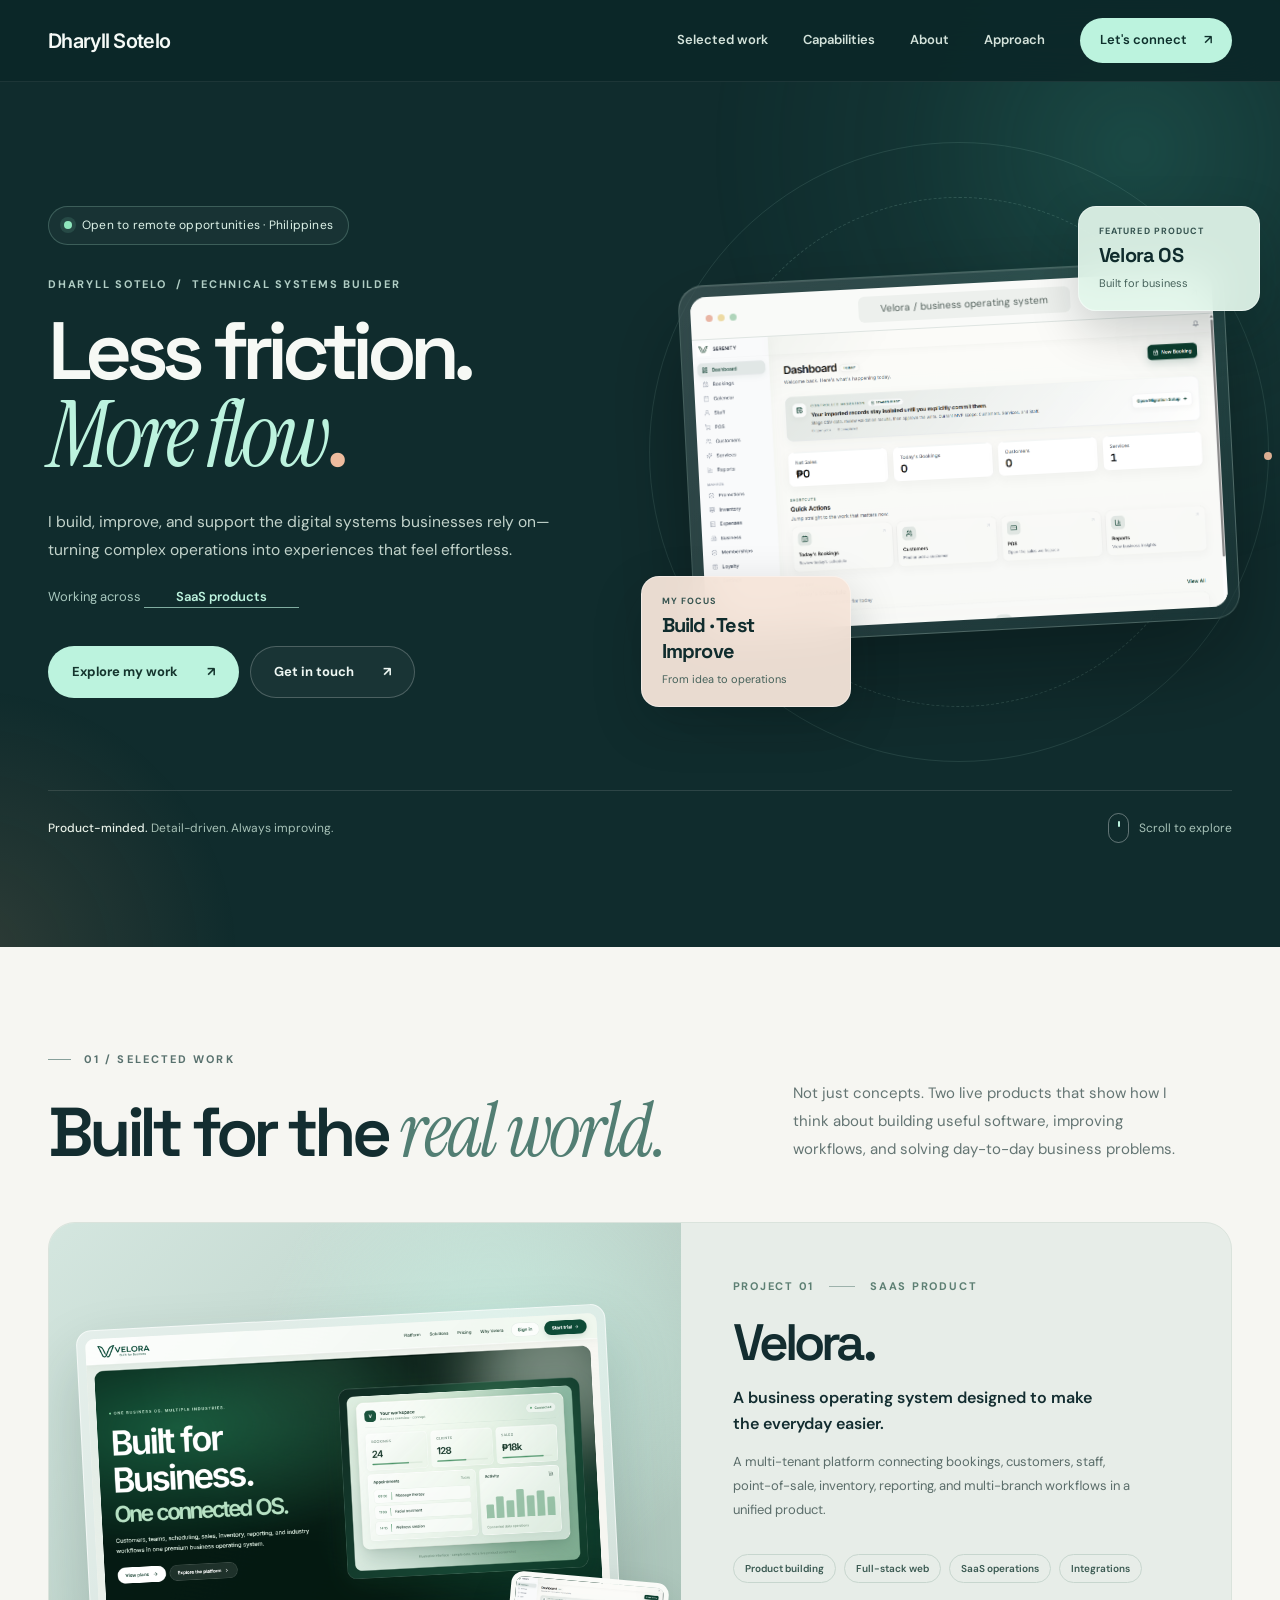
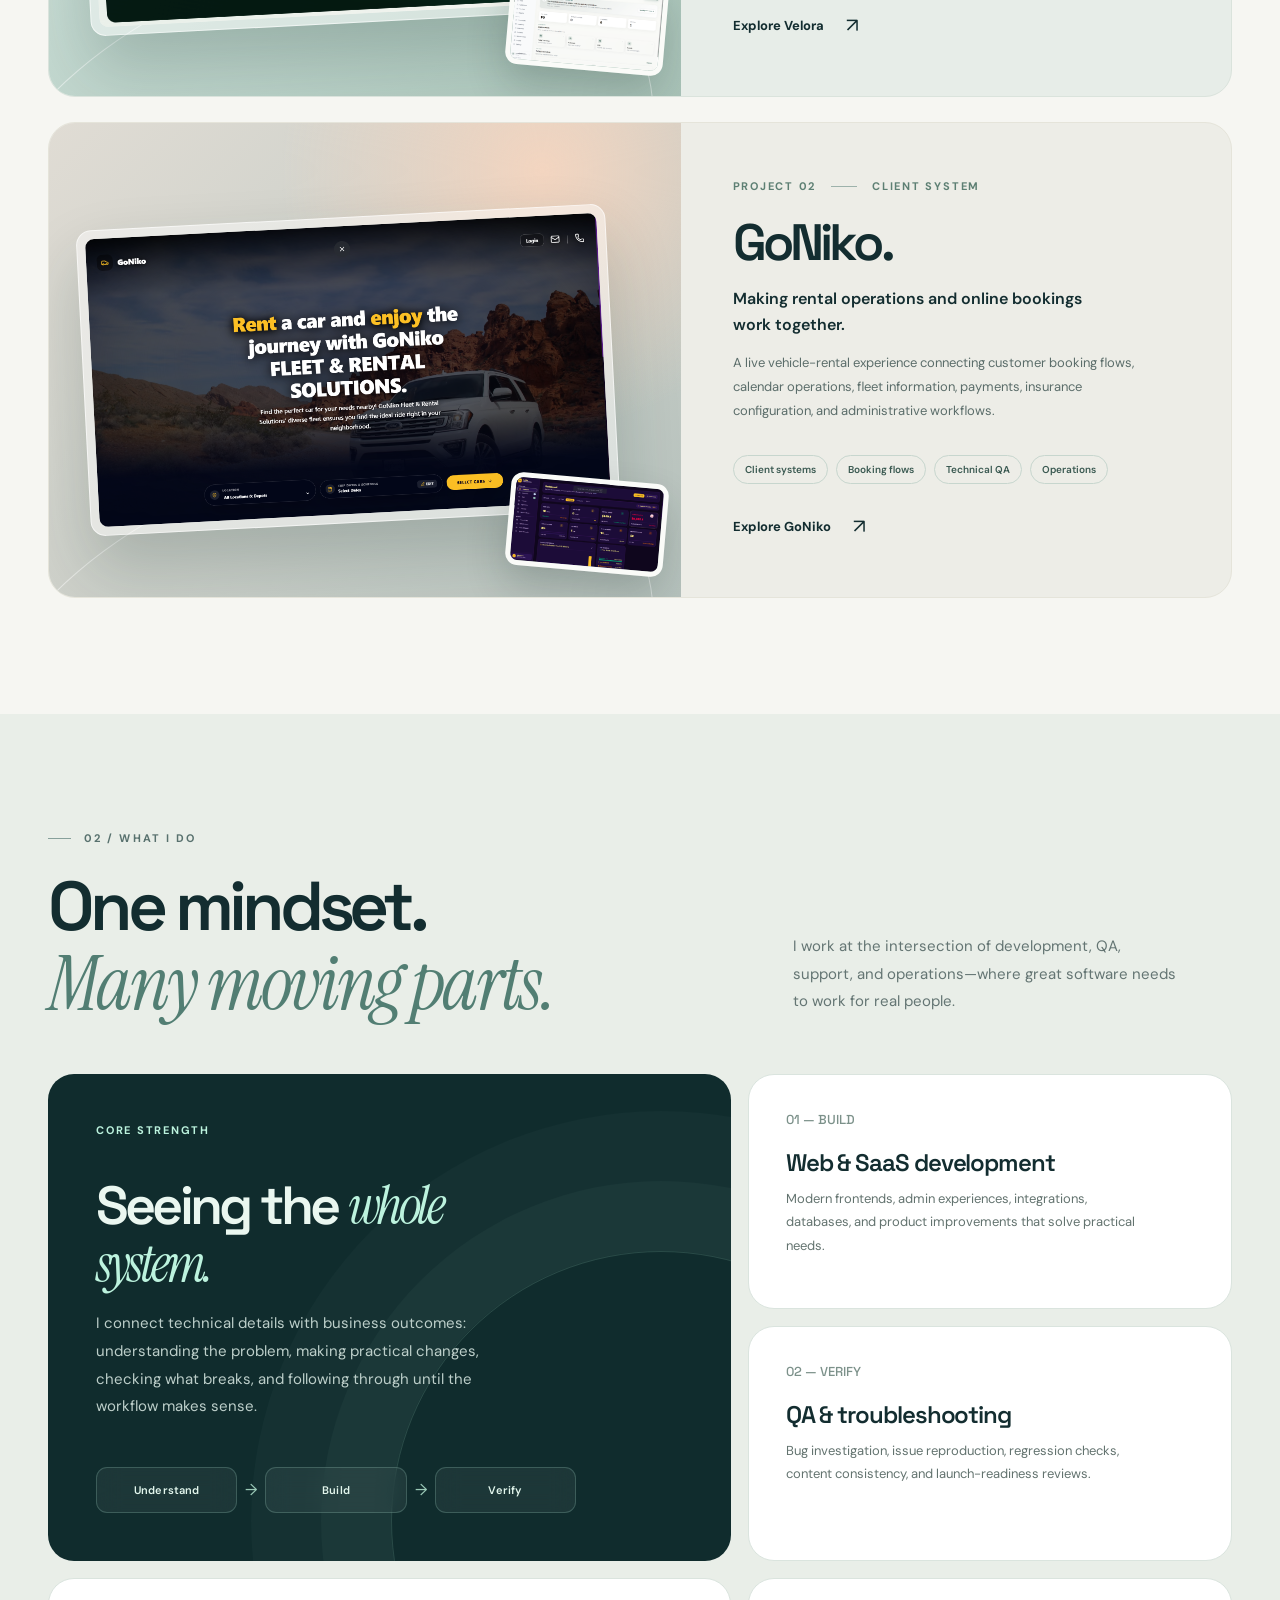
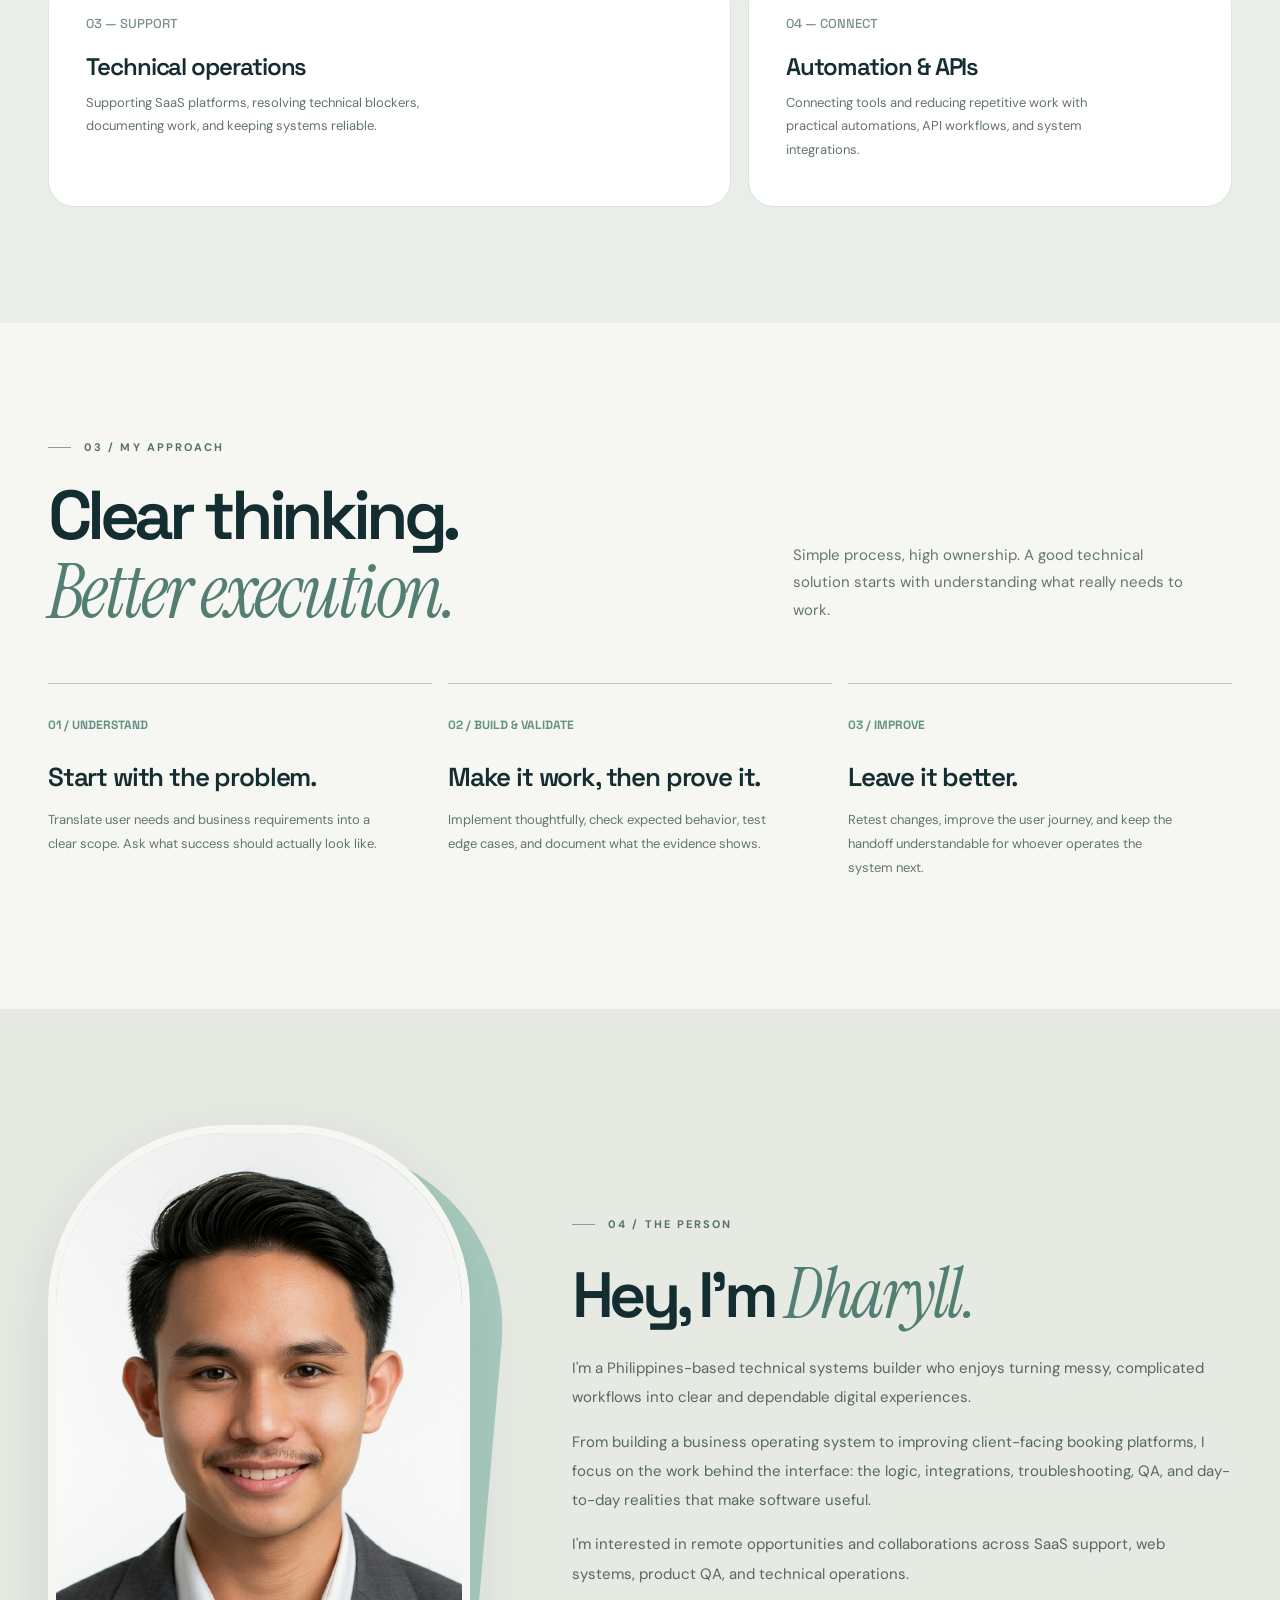
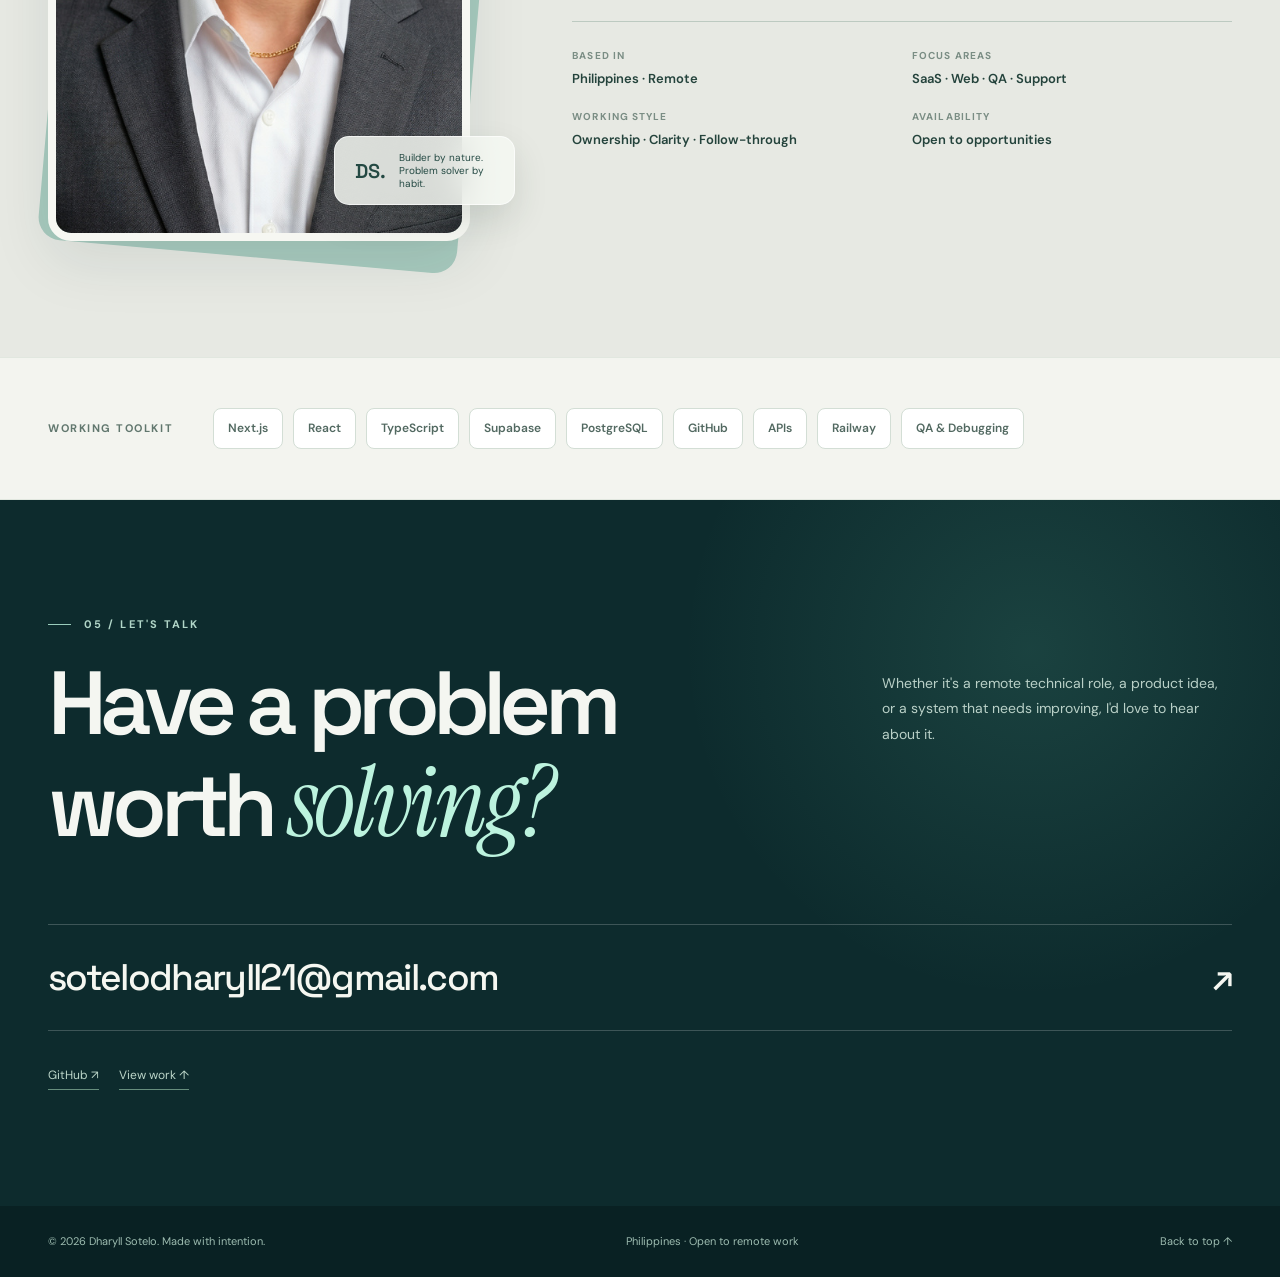
<file: index.html>
<!doctype html>
<html lang="en">
<head>
  <meta charset="utf-8">
  <meta name="viewport" content="width=device-width, initial-scale=1">
  <meta name="color-scheme" content="light dark">
  <meta name="theme-color" content="#102c2d">
  <meta name="description" content="Dharyll Sotelo — technical systems builder specializing in SaaS products, web development, product QA, automations, and technical operations.">
  <meta property="og:title" content="Dharyll Sotelo — Technical Systems & Product Builder">
  <meta property="og:description" content="Thoughtful systems. Smoother operations. Explore selected products and technical work.">
  <meta property="og:type" content="website">
  <title>Dharyll Sotelo — Technical Systems & Product Builder</title>
  <link rel="preconnect" href="https://fonts.googleapis.com">
  <link rel="preconnect" href="https://fonts.gstatic.com" crossorigin>
  <link href="https://fonts.googleapis.com/css2?family=DM+Sans:wght@400;500;600;700&family=Inter:wght@400;500;600;700&family=Space+Grotesk:wght@400;500;600;700&family=Instrument+Serif:ital@0;1&display=swap" rel="stylesheet">
  <style>
    :root{--ink:#132d30;--deep:#102c2d;--deep2:#071a1c;--paper:#f6f6f2;--cream:#ecefe9;--muted:#617172;--mint:#bcf3de;--mint-bright:#b3ffd7;--peach:#eebc9e;--hair:rgba(19,45,48,.13);--ease:cubic-bezier(.22,1,.36,1)}
    *,*::before,*::after{box-sizing:border-box}
    html{scroll-behavior:smooth;scroll-padding-top:92px}
    body{margin:0;background:var(--paper);color:var(--ink);font-family:"DM Sans",Arial,sans-serif;line-height:1.55;-webkit-font-smoothing:antialiased;overflow-x:hidden}
    a{color:inherit;text-decoration:none}button{font:inherit}img{max-width:100%;display:block}::selection{background:#a0e9cf;color:#092a24}
    :focus-visible{outline:3px solid #faad83;outline-offset:4px}
    .skip{position:absolute;left:12px;top:-90px;z-index:500;padding:12px 17px;color:#102c2d;background:#fff;border-radius:12px}.skip:focus{top:12px}
    .container{width:min(1320px,calc(100% - 96px));margin-inline:auto}
    .top-region{position:relative;background:var(--deep);color:#f6f9f5;overflow:hidden}
    .top-region::before{content:"";position:absolute;width:860px;height:860px;right:-285px;top:-280px;background:radial-gradient(circle,rgba(65,179,155,.22),rgba(65,179,155,.06) 39%,transparent 70%);pointer-events:none;filter:blur(6px);animation:ambient 15s ease-in-out infinite alternate}
    .top-region::after{content:"";position:absolute;width:560px;height:560px;left:-310px;bottom:-290px;background:radial-gradient(circle,rgba(229,158,111,.14),transparent 68%);pointer-events:none}
    @keyframes ambient{to{transform:translate(-60px,60px) scale(1.07)}}
    .nav-wrap{position:sticky;top:0;z-index:100;color:#f7fbf8;background:rgba(11,39,40,.91);border-bottom:1px solid rgba(255,255,255,.075);backdrop-filter:blur(20px);-webkit-backdrop-filter:blur(20px);transition:box-shadow .3s}
    .nav-wrap.scrolled{box-shadow:0 10px 24px rgba(0,0,0,.16)}
    .nav{min-height:81px;display:flex;align-items:center;justify-content:space-between;gap:20px;position:relative}
    .brand{display:inline-flex;align-items:center;white-space:nowrap;font-family:"Inter",Arial,sans-serif;font-weight:600;font-size:20px;letter-spacing:-.035em;line-height:1.2;color:#f5faf7;transition:color .2s ease}
    .brand:hover{color:var(--mint)}
    .nav-links{display:flex;align-items:center;gap:35px;font-size:13px;color:#d4e3db;font-weight:600}
    .nav-links a:not(.nav-cta){transition:color .2s}.nav-links a:not(.nav-cta):hover{color:var(--mint)}
    .nav-cta{display:inline-flex;align-items:center;gap:17px;padding:12px 20px;background:var(--mint);border-radius:100px;color:#0e302c!important;transition:background .25s,transform .25s}.nav-cta:hover{background:#d6ffe9;transform:translateY(-2px)}
    .nav-toggle{display:none;align-items:center;gap:9px;border:1px solid rgba(255,255,255,.2);background:rgba(255,255,255,.055);border-radius:999px;padding:9px 15px;color:#fff;cursor:pointer}
    .hero{position:relative;padding:115px 0 104px;isolation:isolate}
    .hero-grid{display:grid;grid-template-columns:minmax(0,1.03fr) minmax(0,.97fr);gap:clamp(30px,4.5vw,84px);align-items:center}
    .availability{display:inline-flex;align-items:center;gap:10px;padding:9px 15px;border:1px solid rgba(188,243,222,.22);border-radius:100px;color:#def3e9;font-size:12px;letter-spacing:.018em;background:rgba(255,255,255,.035)}
    .availability i{height:8px;width:8px;border-radius:100%;background:#8fe7bd;box-shadow:0 0 0 4px rgba(143,231,189,.13);animation:ping 2.5s ease-in-out infinite}
    @keyframes ping{50%{box-shadow:0 0 0 8px rgba(143,231,189,0)}}
    .micro{font-size:11px;letter-spacing:.16em;text-transform:uppercase;font-weight:700}
    .hero .micro{color:#b1cec5;margin:31px 0 19px}
    h1,h2,h3,p{margin-top:0}
    .hero h1{font-family:"Space Grotesk",sans-serif;font-size:clamp(61px,6.35vw,108px);line-height:.98;letter-spacing:-.082em;font-weight:600;max-width:800px;margin:0}
    .hero h1 .line{display:block}
    .hero h1 em{font-family:"Instrument Serif",serif;font-weight:400;letter-spacing:-.045em;color:var(--mint);font-size:1.12em}
    .hero h1 .dot{color:var(--peach)}
    .hero .lead{max-width:545px;color:#c2d3cb;font-size:clamp(15px,1.22vw,18px);line-height:1.8;margin:27px 0 23px}
    .role-line{color:#a8c8be;min-height:26px;font-size:13px;margin-bottom:33px}
    .role-line strong{font-weight:600;color:var(--mint);display:inline-block;border-bottom:1px solid rgba(188,243,222,.65);min-width:155px;text-align:center;transition:opacity .3s,transform .3s}
    .role-line strong.is-changing{opacity:0;transform:translateY(8px)}
    .buttons{display:flex;align-items:center;gap:11px;flex-wrap:wrap}
    .btn{display:inline-flex;align-items:center;justify-content:center;gap:29px;min-height:52px;padding:0 23px;border:1px solid transparent;border-radius:100px;font-size:13px;font-weight:700;transition:background .25s,transform .25s,border-color .25s}.btn:hover{transform:translateY(-3px)}
    .btn-mint{color:#15352e;background:var(--mint)}.btn-mint:hover{background:#d9ffe9}
    .btn-outline{border-color:rgba(255,255,255,.22);background:rgba(255,255,255,.04);color:#eef7f3}.btn-outline:hover{background:rgba(255,255,255,.09);border-color:rgba(255,255,255,.4)}
    .hero-visual{position:relative;min-height:510px;display:flex;align-items:center;justify-content:center}
    .orbit{width:620px;height:620px;border:1px solid rgba(188,243,222,.11);border-radius:50%;position:absolute;left:50%;top:50%;transform:translate(-50%,-50%);pointer-events:none}
    .orbit::before{content:"";position:absolute;inset:54px;border:1px dashed rgba(188,243,222,.17);border-radius:50%;animation:spin 70s linear infinite}
    .orbit::after{content:"";position:absolute;top:50%;right:-4px;width:8px;height:8px;border-radius:50%;background:var(--peach)}
    @keyframes spin{to{transform:rotate(360deg)}}
    .visual-frame{position:relative;z-index:3;width:100%;max-width:620px;padding:11px;border:1px solid rgba(229,251,240,.19);border-radius:25px;background:linear-gradient(135deg,rgba(255,255,255,.14),rgba(255,255,255,.03));box-shadow:0 42px 90px rgba(0,5,5,.35),inset 0 1px rgba(255,255,255,.1);backdrop-filter:blur(20px);-webkit-backdrop-filter:blur(20px);transform:rotate(-3deg);transition:transform .65s var(--ease)}
    .visual-frame:hover{transform:rotate(0deg) translateY(-5px)}
    .browser-window{border-radius:16px;overflow:hidden;background:#e9efee}
    .browser-top{display:flex;justify-content:space-between;align-items:center;height:43px;padding:0 15px;background:#f9faf8;color:#53615c;font-size:10px;border-bottom:1px solid #dee4e1;gap:8px}
    .traffic{display:inline-flex;gap:5px}.traffic b{width:7px;height:7px;background:#d8dcd9;border-radius:50%}.traffic b:first-child{background:#e9b5a4}.traffic b:nth-child(2){background:#eddaa3}.traffic b:nth-child(3){background:#afd4ba}
    .browser-url{white-space:nowrap;text-overflow:ellipsis;overflow:hidden;padding:5px 22px;border-radius:6px;background:#edf0ed}
    .window-image{display:block;width:100%;height:auto;aspect-ratio:auto;object-fit:contain;object-position:center;background:linear-gradient(130deg,#f1f3ef,#d7e5db)}
    .floating-ticket{position:absolute;z-index:6;padding:18px 20px;border:1px solid rgba(255,255,255,.42);border-radius:18px;background:rgba(226,247,235,.93);color:var(--deep);box-shadow:0 18px 50px rgba(0,20,19,.2);backdrop-filter:blur(20px);-webkit-backdrop-filter:blur(20px);animation:float 6s ease-in-out infinite}
    .ticket-one{top:9px;right:-28px;width:182px}.ticket-two{bottom:0;left:-45px;width:210px;background:rgba(246,229,218,.95);animation-delay:-3s}
    .floating-ticket span{display:block;color:#365450;font-size:9px;font-weight:700;letter-spacing:.12em;text-transform:uppercase;margin-bottom:5px}.floating-ticket strong{font-family:"Space Grotesk",sans-serif;font-size:20px;line-height:1.1;letter-spacing:-.04em}.floating-ticket small{display:block;margin-top:5px;font-size:11px;color:#46625b}
    @keyframes float{50%{transform:translateY(-10px)}}
    .hero-foot{display:flex;gap:24px;justify-content:space-between;align-items:center;border-top:1px solid rgba(255,255,255,.12);margin-top:83px;padding-top:22px;color:#a7c2b8;font-size:12px;position:relative;z-index:4}
    .hero-foot strong{color:#e8f5ee;font-weight:500}.hero-foot .scroll-hint{display:flex;align-items:center;gap:10px}
    .scroll-hint i{height:30px;width:21px;border:1px solid rgba(255,255,255,.35);border-radius:18px;position:relative}.scroll-hint i::after{content:"";position:absolute;left:9px;top:7px;width:2px;height:6px;background:var(--mint);border-radius:1px;animation:scrollhint 2s infinite}@keyframes scrollhint{to{transform:translateY(9px);opacity:0}}
    /* Deliberately no ticker: the hero leads directly into selected work. */
    .section{padding:116px 0}#work{padding-top:104px}.section-kicker{display:flex;align-items:center;gap:13px;font-size:11px;font-weight:700;letter-spacing:.19em;text-transform:uppercase;color:#58716e;margin:0 0 23px}.section-kicker::before{content:"";width:23px;height:1px;background:#87a09b}
    .section-top{display:grid;grid-template-columns:1.1fr .7fr;align-items:end;gap:55px;margin-bottom:50px}
    .section h2{font-family:"Space Grotesk";font-size:clamp(48px,5.4vw,84px);line-height:1.06;font-weight:600;letter-spacing:-.075em;margin:0}
    .section h2 em{font-family:"Instrument Serif";letter-spacing:-.035em;font-size:1.1em;font-weight:400;color:#527e73}
    .section-desc{color:#647573;font-size:15px;line-height:1.85;max-width:390px;margin:0 0 8px}
    .projects{display:grid;gap:25px}
    .project{display:grid;grid-template-columns:1.07fr .93fr;min-height:455px;border-radius:27px;overflow:hidden;background:#e7ede8;border:1px solid #dae3dc}
    .project.alt{background:#edede7;border-color:#e5e4da}
    .project-visual{position:relative;min-width:0;min-height:455px;display:grid;place-items:center;padding:34px;overflow:hidden;background:radial-gradient(circle at 70% 30%,#c7eade,transparent 42%),linear-gradient(135deg,#d4e6df,#a9c3b8)}
    .project.alt .project-visual{background:radial-gradient(circle at 78% 10%,#f3d5c0,transparent 40%),linear-gradient(135deg,#e0dcd4,#b6c2bd)}
    .project-visual::after{content:"";position:absolute;inset:auto -100px -320px;width:720px;height:450px;border:1px solid rgba(255,255,255,.47);border-radius:50%;transform:rotate(-22deg);pointer-events:none}
    .project-image{width:100%;max-width:530px;min-width:0;justify-self:start;position:relative;z-index:2;border-radius:15px;padding:8px;background:rgba(255,255,255,.45);border:1px solid rgba(255,255,255,.6);box-shadow:0 32px 65px rgba(15,44,39,.2);transform:translateY(10px) rotate(-3deg);transition:transform .7s var(--ease)}
    .project:hover .project-image{transform:translateY(0) rotate(0)}
    .project-image img{display:block;border-radius:9px;width:100%;height:auto;max-width:100%;aspect-ratio:auto;object-fit:contain;object-position:center;background:#f3f5f1}
    .project-mini{position:absolute;z-index:3;width:25%;max-width:168px;right:15px;bottom:26px;overflow:hidden;border:5px solid #fafbf8;border-radius:12px;box-shadow:0 20px 40px rgba(20,40,36,.2);transform:rotate(5deg);transition:transform .6s var(--ease)}.project:hover .project-mini{transform:rotate(1deg) translateY(-6px)}
    .project-mini img{display:block;width:100%;height:auto;max-width:100%;aspect-ratio:auto;object-fit:contain;object-position:center}
    .project-content{padding:55px clamp(32px,4vw,72px);display:flex;flex-direction:column;justify-content:center}
    .project-index{font-size:11px;letter-spacing:.16em;text-transform:uppercase;font-weight:700;color:#5d7f73;display:flex;align-items:center;gap:15px}.project-index span{display:inline-block;width:26px;height:1px;background:#9db2ab}
    .project-content h3{font-family:"Space Grotesk";font-size:clamp(44px,4vw,65px);letter-spacing:-.075em;line-height:1.1;margin:20px 0 14px;font-weight:600}
    .project-content .project-intro{font-size:16px;font-weight:600;max-width:380px;line-height:1.65;margin-bottom:12px}
    .project-content p:not(.project-intro){color:#5b6d6a;line-height:1.85;font-size:13px;max-width:410px}
    .pills{display:flex;flex-wrap:wrap;gap:8px;margin:19px 0 27px}.pills span{display:inline-block;border:1px solid #c7d6ce;padding:6px 11px;border-radius:50px;font-size:10px;font-weight:600;color:#3a5951}
    .text-link{font-weight:700;font-size:13px;display:inline-flex;align-items:center;gap:22px;width:max-content;transition:gap .25s}.text-link:hover{gap:30px}.text-link b{font-size:20px;font-weight:400}
    .capabilities{background:#e9eee8}
    .cap-grid{display:grid;grid-template-columns:1.17fr .83fr;gap:17px}
    .cap-feature{grid-row:span 2;padding:48px;border-radius:26px;background:var(--deep);color:#eaf7f0;position:relative;isolation:isolate;overflow:hidden;min-height:480px;display:flex;flex-direction:column;align-items:flex-start}
    .cap-feature::before{content:"";position:absolute;width:540px;height:540px;border:1px solid rgba(188,243,222,.15);border-radius:50%;right:-200px;bottom:-230px;box-shadow:0 0 0 70px rgba(188,243,222,.035),0 0 0 140px rgba(188,243,222,.025)}
    .cap-feature .badge-soft{color:var(--mint);border-color:rgba(188,243,222,.3)}
    .cap-feature h3{font:600 clamp(42px,4.2vw,66px)/1.06 "Space Grotesk",sans-serif;letter-spacing:-.07em;max-width:460px;margin:38px 0 17px}
    .cap-feature h3 em{font-family:"Instrument Serif";font-weight:400;color:var(--mint)}
    .cap-feature p{max-width:420px;color:#bdcfca;font-size:15px;line-height:1.85}
    .cap-feature>*{position:relative;z-index:1}
    .cap-flow{display:flex;align-items:center;width:100%;max-width:480px;gap:8px;margin-top:auto;padding-top:31px}
    .cap-flow span{flex:1;min-width:0;display:flex;justify-content:center;align-items:center;min-height:46px;padding:10px 8px;border:1px solid rgba(188,243,222,.2);border-radius:11px;background:rgba(255,255,255,.055);color:#e3f6ed;backdrop-filter:blur(12px);-webkit-backdrop-filter:blur(12px);font-size:11px;font-weight:600;letter-spacing:.01em}
    .cap-flow i{flex:none;font-style:normal;font-size:16px;color:#9ac9b7;line-height:1}
    .cap-card{background:#fff;border:1px solid #dae4de;padding:36px 37px;min-height:229px;border-radius:26px;transition:transform .3s var(--ease),box-shadow .3s}
    .cap-card:hover{transform:translateY(-4px);box-shadow:0 20px 40px rgba(33,65,53,.06)}
    .cap-card .cap-num{font:500 13px "Space Grotesk";color:#7c918a;display:block;margin-bottom:21px}
    .cap-card h3{font:600 24px/1.2 "Space Grotesk";letter-spacing:-.045em;margin:0 0 9px}
    .cap-card p{color:#63736f;font-size:13px;line-height:1.8;max-width:350px;margin:0}
    .approach{background:var(--paper)}.approach-grid{display:grid;grid-template-columns:1fr 1fr 1fr;gap:16px}
    .approach-card{border-top:1px solid #b7c6c0;padding:28px 20px 0 0}
    .approach-card small{font:700 12px "Space Grotesk";color:#659286}
    .approach-card h3{font:600 26px "Space Grotesk";letter-spacing:-.045em;margin:23px 0 14px}
    .approach-card p{font-size:13px;color:#637572;line-height:1.85;max-width:330px}
    .about{background:#e7e9e3}
    .about-grid{display:grid;grid-template-columns:.78fr 1.22fr;gap:clamp(50px,8vw,144px);align-items:center}
    .portrait-block{position:relative;max-width:425px;margin:auto}
    .portrait-back{position:absolute;inset:19px -17px -17px 19px;background:#a8cabe;border-radius:180px 180px 23px 23px;transform:rotate(5deg)}
    .portrait-photo{position:relative;z-index:2;overflow:hidden;border:8px solid #f6f7f2;border-radius:180px 180px 23px 23px;box-shadow:0 20px 60px rgba(23,53,45,.1)}
    .portrait-photo img{width:100%;aspect-ratio:4/4.5;object-fit:cover;object-position:center 25%;background:linear-gradient(145deg,#cbd8ca,#b8c9c1)}
    .portrait-tag{position:absolute;z-index:3;right:-45px;bottom:36px;border:1px solid rgba(255,255,255,.66);border-radius:15px;display:flex;align-items:center;gap:13px;padding:14px 20px;background:rgba(246,249,243,.84);backdrop-filter:blur(18px);color:#244943;box-shadow:0 15px 34px rgba(35,60,50,.13)}
    .portrait-tag b{font:600 20px "Space Grotesk"}.portrait-tag span{font-size:10px;max-width:95px;line-height:1.3}
    .about-copy h2{font-size:clamp(43px,5vw,77px);margin-bottom:24px}
    .about-copy>p:not(.section-kicker){font-size:15px;color:#556963;line-height:1.95;max-width:680px}
    .facts{display:grid;grid-template-columns:1fr 1fr;gap:19px 20px;margin-top:32px;padding-top:26px;border-top:1px solid #bdcac1}
    .facts div{display:grid;gap:6px}.facts small{font-size:10px;text-transform:uppercase;letter-spacing:.11em;color:#7a8d84;font-weight:700}.facts strong{font-size:13px;font-weight:600;color:#24433c}
    .toolkit{padding:50px 0;background:#f3f4ef;border-top:1px solid #e1e7df;border-bottom:1px solid #e1e7df}
    .toolkit-inner{display:flex;align-items:center;gap:40px}.toolkit label{font-size:11px;letter-spacing:.14em;text-transform:uppercase;white-space:nowrap;font-weight:700;color:#61776e}.toolkit-items{display:flex;flex-wrap:wrap;gap:10px}.toolkit-items span{padding:10px 14px;border:1px solid #d3ded5;border-radius:8px;font-size:12px;font-weight:600;color:#526961;background:#fff}
    .contact{position:relative;background:#0d2b2d;color:#f5f7f1;overflow:hidden}.contact::before{content:"";position:absolute;right:-100px;top:-200px;width:700px;height:700px;border-radius:50%;background:radial-gradient(circle,rgba(116,221,189,.13),transparent 70%);pointer-events:none}
    .contact-top{display:flex;align-items:start;justify-content:space-between;gap:30px}
    .contact .section-kicker{color:#b1d6c8}.contact .section-kicker::before{background:#9acdbc}
    .contact h2{font-size:clamp(57px,7vw,106px);max-width:860px;color:#f4f6f1}.contact h2 em{color:var(--mint)}
    .contact p.contact-desc{color:#bad1c8;line-height:1.85;max-width:350px;font-size:14px;margin-top:15px}
    .contact-link{display:flex;justify-content:space-between;align-items:center;gap:20px;margin-top:69px;padding:29px 0;border-top:1px solid rgba(255,255,255,.2);border-bottom:1px solid rgba(255,255,255,.2);font:500 clamp(19px,3vw,37px) "Space Grotesk";letter-spacing:-.045em;transition:color .25s}.contact-link:hover{color:var(--mint)}.contact-link span:last-child{font-size:36px}
    .socials{display:flex;gap:20px;margin-top:35px}.socials a{font-size:12px;color:#bcd6c9;border-bottom:1px solid #668e7d;padding-bottom:4px}.socials a:hover{color:#fff}
    footer{background:#092123;color:#9dbcb0;padding:27px 0}.footer-content{display:flex;justify-content:space-between;align-items:center;gap:25px;font-size:11px}.footer-content a:hover{color:#fff}
    .reveal{opacity:0;transform:translateY(25px);transition:opacity .85s var(--ease),transform .85s var(--ease)}.reveal.in{opacity:1;transform:translateY(0)}
    @media (max-width:1120px){
      .container{width:min(1100px,calc(100% - 70px))}.hero{padding-top:90px}.hero h1{font-size:clamp(61px,6.8vw,85px)}.hero-visual{min-height:440px}.ticket-one{right:-7px}.ticket-two{left:-12px}.project-content{padding:38px}.project-visual{padding:32px}
    }
    @media (max-width:850px){
      .container{width:calc(100% - 48px)}.nav{min-height:72px}.nav-toggle{display:inline-flex}.nav-links{position:absolute;top:74px;left:0;right:0;display:none;flex-direction:column;align-items:stretch;gap:0;border-radius:17px;border:1px solid rgba(255,255,255,.15);background:#173b39;padding:13px;box-shadow:0 20px 40px rgba(0,0,0,.25)}
      .nav-links.open{display:flex}.nav-links a{padding:13px 17px}.nav-cta{margin-top:8px;justify-content:space-between}
      .hero{padding:77px 0 48px}.hero-grid{grid-template-columns:1fr;gap:63px}.hero h1{font-size:clamp(65px,10vw,90px);max-width:680px}.hero-visual{min-height:490px;max-width:670px;margin:auto;width:88%}.hero-foot{margin-top:50px}
      .section{padding:92px 0}#work{padding-top:78px}.section-top{grid-template-columns:1fr;gap:18px;margin-bottom:37px}.section-desc{max-width:560px}.project{grid-template-columns:1fr}.project-visual{min-height:400px;order:0}.project-content{order:1;padding:36px 40px 45px}.cap-grid{grid-template-columns:1fr 1fr}.cap-feature{grid-column:span 2;grid-row:span 1;min-height:380px}.about-grid{grid-template-columns:.75fr 1fr;gap:45px}.portrait-tag{right:-18px}.toolkit-inner{flex-direction:column;align-items:flex-start;gap:15px}.contact-top{flex-direction:column}
    }
    @media (max-width:580px){
      .container{width:calc(100% - 34px)}.brand{font-size:18px;letter-spacing:-.025em}.hero{padding-top:58px}.hero h1{font-size:clamp(55px,14vw,78px)}.hero .lead{font-size:15px;line-height:1.75}.hero .micro{font-size:9px;letter-spacing:.12em}.hero-visual{min-height:345px;width:100%;margin:0}.visual-frame{max-width:420px;transform:rotate(-2deg);padding:7px;border-radius:18px}.browser-top{height:31px;padding:0 8px;font-size:8px}.browser-url{padding:3px 7px}.window-image{aspect-ratio:auto;object-fit:contain}.orbit{width:400px;height:400px}.orbit::before{inset:32px}.floating-ticket{padding:10px 12px;border-radius:12px}.floating-ticket strong{font-size:14px}.floating-ticket small{font-size:9px}.floating-ticket span{font-size:8px}.ticket-one{right:-4px;top:-13px;width:130px}.ticket-two{left:-4px;bottom:-7px;width:150px}.hero-foot{align-items:flex-start;flex-direction:column;gap:14px;margin-top:45px}.section{padding:78px 0}#work{padding-top:62px}.section h2{font-size:clamp(44px,11vw,61px)}.project{border-radius:18px}.project-visual{min-height:0;padding:22px;display:flex;flex-direction:column;gap:15px;align-items:stretch;justify-content:center}.project-image{width:100%;max-width:none;justify-self:auto;transform:none!important;border-radius:12px;padding:5px}.project-image img{border-radius:7px;height:auto;object-fit:contain}.project-mini{position:relative;align-self:flex-end;right:auto;bottom:auto;width:43%;max-width:165px;border-width:3px;transform:none!important}.project-mini img{height:auto;object-fit:contain}.project-content{padding:31px 25px 34px}.project-content h3{font-size:44px}.project-content .project-intro{font-size:15px}.cap-grid{grid-template-columns:1fr}.cap-feature{grid-column:span 1;padding:33px;min-height:365px}.cap-feature h3{font-size:45px}.cap-flow{gap:5px;padding-top:21px}.cap-flow span{padding:8px 4px;min-height:40px;font-size:10px}.cap-flow i{font-size:12px}.cap-card{min-height:auto;padding:29px}.approach-grid{grid-template-columns:1fr;gap:25px}.about-grid{grid-template-columns:1fr;gap:50px}.portrait-block{width:82%;max-width:340px}.portrait-tag{right:-28px;bottom:18px}.about-copy h2{font-size:52px}.facts{grid-template-columns:1fr 1fr}.toolkit{padding:37px 0}.contact h2{font-size:clamp(58px,12vw,79px)}.contact-link{margin-top:39px;align-items:center;word-break:break-word;font-size:clamp(17px,5vw,27px)}.contact-link span:last-child{font-size:25px}.footer-content{flex-direction:column;align-items:flex-start;gap:8px}.btn{flex:1}
    }
    @media (prefers-reduced-motion:reduce){
      html{scroll-behavior:auto}*,*::before,*::after{animation:none!important;transition:none!important}.reveal{opacity:1!important;transform:none!important}.visual-frame{transform:none!important}.project-image,.project-mini{transform:none!important}
    }
  </style>
</head>
<body>
<a class="skip" href="#main">Skip to content</a>
<div class="top-region" id="top">
  <header class="nav-wrap" id="site-nav">
    <div class="container nav">
      <a class="brand" href="#top" aria-label="Dharyll Sotelo — home">Dharyll Sotelo</a>
      <button class="nav-toggle" type="button" aria-label="Toggle navigation" aria-expanded="false" aria-controls="nav-links">Menu <span aria-hidden="true">☰</span></button>
      <nav id="nav-links" class="nav-links" aria-label="Main navigation">
        <a href="#work">Selected work</a><a href="#capabilities">Capabilities</a><a href="#about">About</a><a href="#approach">Approach</a><a class="nav-cta" href="#contact">Let's connect <span aria-hidden="true">↗</span></a>
      </nav>
    </div>
  </header>
  <main id="main">
    <section class="hero" aria-labelledby="hero-title">
      <div class="container">
        <div class="hero-grid">
          <div class="hero-copy">
            <span class="availability reveal"><i aria-hidden="true"></i> Open to remote opportunities · Philippines</span>
            <p class="micro reveal">DHARYLL SOTELO &nbsp;/&nbsp; TECHNICAL SYSTEMS BUILDER</p>
            <h1 id="hero-title" class="reveal"><span class="line">Less friction.</span><span class="line"><em>More flow</em><span class="dot">.</span></span></h1>
            <p class="lead reveal">I build, improve, and support the digital systems businesses rely on—turning complex operations into experiences that feel effortless.</p>
            <p class="role-line reveal">Working across <strong id="role-swap" aria-hidden="true">SaaS products</strong><span class="sr-only" style="position:absolute;width:1px;height:1px;overflow:hidden;clip:rect(0,0,0,0)">SaaS products, web development, product QA, and technical operations</span></p>
            <div class="buttons reveal"><a class="btn btn-mint" href="#work">Explore my work <span aria-hidden="true">↗</span></a><a class="btn btn-outline" href="#contact">Get in touch <span aria-hidden="true">↗</span></a></div>
          </div>
          <div class="hero-visual reveal" aria-label="Preview of the Velora Business OS project">
            <div class="orbit" aria-hidden="true"></div>
            <div class="visual-frame">
              <div class="browser-window">
                <div class="browser-top"><span class="traffic" aria-hidden="true"><b></b><b></b><b></b></span><span class="browser-url">Velora / business operating system</span><span>↗</span></div>
                <img class="window-image" src="resources/velora-dashboard.png" alt="Velora Business OS dashboard interface" fetchpriority="high" width="1120" height="850">
              </div>
            </div>
            <div class="floating-ticket ticket-one"><span>FEATURED PRODUCT</span><strong>Velora OS</strong><small>Built for business</small></div>
            <div class="floating-ticket ticket-two"><span>MY FOCUS</span><strong>Build · Test<br>Improve</strong><small>From idea to operations</small></div>
          </div>
        </div>
        <div class="hero-foot"><span><strong>Product-minded.</strong> Detail-driven. Always improving.</span><span class="scroll-hint"><i aria-hidden="true"></i> Scroll to explore</span></div>
      </div>
    </section>
  </div>
  <section class="section" id="work">
    <div class="container">
      <div class="section-top reveal"><div><p class="section-kicker">01 / SELECTED WORK</p><h2>Built for the <em>real world.</em></h2></div><p class="section-desc">Not just concepts. Two live products that show how I think about building useful software, improving workflows, and solving day-to-day business problems.</p></div>
      <div class="projects">
        <article class="project reveal" aria-labelledby="velora-title">
          <div class="project-visual">
            <div class="project-image"><img src="resources/velora-home-live.png" alt="Velora public website screenshot" loading="lazy" width="1600" height="900"></div>
            <div class="project-mini"><img src="resources/velora-dashboard.png" alt="Velora owner dashboard screenshot" loading="lazy" width="1917" height="1077"></div>
          </div>
          <div class="project-content"><div class="project-index">PROJECT 01 <span></span> SAAS PRODUCT</div><h3 id="velora-title">Velora.</h3><p class="project-intro">A business operating system designed to make the everyday easier.</p><p>A multi-tenant platform connecting bookings, customers, staff, point-of-sale, inventory, reporting, and multi-branch workflows in a unified product.</p><div class="pills"><span>Product building</span><span>Full-stack web</span><span>SaaS operations</span><span>Integrations</span></div><a class="text-link" href="https://myveloraos.com/" target="_blank" rel="noopener noreferrer">Explore Velora <b aria-hidden="true">↗</b></a></div>
        </article>
        <article class="project alt reveal" aria-labelledby="goniko-title">
          <div class="project-visual">
            <div class="project-image"><img src="resources/goniko-home.png" alt="GoNiko car rental public booking website" loading="lazy" width="1100" height="710"></div>
            <div class="project-mini"><img src="resources/goniko-admin.png" alt="GoNiko booking administration interface" loading="lazy" width="600" height="450"></div>
          </div>
          <div class="project-content"><div class="project-index">PROJECT 02 <span></span> CLIENT SYSTEM</div><h3 id="goniko-title">GoNiko.</h3><p class="project-intro">Making rental operations and online bookings work together.</p><p>A live vehicle-rental experience connecting customer booking flows, calendar operations, fleet information, payments, insurance configuration, and administrative workflows.</p><div class="pills"><span>Client systems</span><span>Booking flows</span><span>Technical QA</span><span>Operations</span></div><a class="text-link" href="https://www.goniko.org/" target="_blank" rel="noopener noreferrer">Explore GoNiko <b aria-hidden="true">↗</b></a></div>
        </article>
      </div>
    </div>
  </section>
  <section class="section capabilities" id="capabilities">
    <div class="container">
      <div class="section-top reveal"><div><p class="section-kicker">02 / WHAT I DO</p><h2>One mindset.<br><em>Many moving parts.</em></h2></div><p class="section-desc">I work at the intersection of development, QA, support, and operations—where great software needs to work for real people.</p></div>
      <div class="cap-grid">
        <article class="cap-feature reveal"><span class="micro badge-soft">CORE STRENGTH</span><h3>Seeing the <em>whole system.</em></h3><p>I connect technical details with business outcomes: understanding the problem, making practical changes, checking what breaks, and following through until the workflow makes sense.</p><div class="cap-flow" aria-label="My workflow: understand, build, verify"><span>Understand</span><i aria-hidden="true">→</i><span>Build</span><i aria-hidden="true">→</i><span>Verify</span></div></article>
        <article class="cap-card reveal"><span class="cap-num">01 — BUILD</span><h3>Web & SaaS development</h3><p>Modern frontends, admin experiences, integrations, databases, and product improvements that solve practical needs.</p></article>
        <article class="cap-card reveal"><span class="cap-num">02 — VERIFY</span><h3>QA & troubleshooting</h3><p>Bug investigation, issue reproduction, regression checks, content consistency, and launch-readiness reviews.</p></article>
        <article class="cap-card reveal"><span class="cap-num">03 — SUPPORT</span><h3>Technical operations</h3><p>Supporting SaaS platforms, resolving technical blockers, documenting work, and keeping systems reliable.</p></article>
        <article class="cap-card reveal"><span class="cap-num">04 — CONNECT</span><h3>Automation & APIs</h3><p>Connecting tools and reducing repetitive work with practical automations, API workflows, and system integrations.</p></article>
      </div>
    </div>
  </section>
  <section class="section approach" id="approach">
    <div class="container">
      <div class="section-top reveal"><div><p class="section-kicker">03 / MY APPROACH</p><h2>Clear thinking.<br><em>Better execution.</em></h2></div><p class="section-desc">Simple process, high ownership. A good technical solution starts with understanding what really needs to work.</p></div>
      <div class="approach-grid">
        <article class="approach-card reveal"><small>01 / UNDERSTAND</small><h3>Start with the problem.</h3><p>Translate user needs and business requirements into a clear scope. Ask what success should actually look like.</p></article>
        <article class="approach-card reveal"><small>02 / BUILD & VALIDATE</small><h3>Make it work, then prove it.</h3><p>Implement thoughtfully, check expected behavior, test edge cases, and document what the evidence shows.</p></article>
        <article class="approach-card reveal"><small>03 / IMPROVE</small><h3>Leave it better.</h3><p>Retest changes, improve the user journey, and keep the handoff understandable for whoever operates the system next.</p></article>
      </div>
    </div>
  </section>
  <section class="section about" id="about">
    <div class="container about-grid">
      <div class="portrait-block reveal"><div class="portrait-back" aria-hidden="true"></div><div class="portrait-photo"><img src="resources/profile-picture.png" alt="Portrait of Dharyll Sotelo" loading="lazy" width="600" height="700"></div><div class="portrait-tag"><b>DS.</b><span>Builder by nature.<br>Problem solver by habit.</span></div></div>
      <div class="about-copy reveal"><p class="section-kicker">04 / THE PERSON</p><h2>Hey, I'm <em>Dharyll.</em></h2><p>I'm a Philippines-based technical systems builder who enjoys turning messy, complicated workflows into clear and dependable digital experiences.</p><p>From building a business operating system to improving client-facing booking platforms, I focus on the work behind the interface: the logic, integrations, troubleshooting, QA, and day-to-day realities that make software useful.</p><p>I'm interested in remote opportunities and collaborations across SaaS support, web systems, product QA, and technical operations.</p><div class="facts"><div><small>Based in</small><strong>Philippines · Remote</strong></div><div><small>Focus areas</small><strong>SaaS · Web · QA · Support</strong></div><div><small>Working style</small><strong>Ownership · Clarity · Follow-through</strong></div><div><small>Availability</small><strong>Open to opportunities</strong></div></div></div>
    </div>
  </section>
  <aside class="toolkit" aria-label="Tools and technologies"><div class="container toolkit-inner"><label>WORKING TOOLKIT</label><div class="toolkit-items"><span>Next.js</span><span>React</span><span>TypeScript</span><span>Supabase</span><span>PostgreSQL</span><span>GitHub</span><span>APIs</span><span>Railway</span><span>QA & Debugging</span></div></div></aside>
  <section class="section contact" id="contact">
    <div class="container">
      <p class="section-kicker reveal">05 / LET'S TALK</p>
      <div class="contact-top"><h2 class="reveal">Have a problem<br>worth <em>solving?</em></h2><p class="contact-desc reveal">Whether it's a remote technical role, a product idea, or a system that needs improving, I'd love to hear about it.</p></div>
      <a class="contact-link reveal" href="mailto:sotelodharyll21@gmail.com"><span>sotelodharyll21@gmail.com</span><span aria-hidden="true">↗</span></a>
      <div class="socials reveal"><a href="https://github.com/SoteloDharyll" target="_blank" rel="noopener noreferrer">GitHub ↗</a><a href="#work">View work ↑</a></div>
    </div>
  </section>
  </main>
  <footer><div class="container footer-content"><span>© <span id="year">2026</span> Dharyll Sotelo. Made with intention.</span><span>Philippines · Open to remote work</span><a href="#top">Back to top ↑</a></div></footer>
  <script>
  (function(){
    "use strict";
    var nav=document.getElementById("site-nav");
    var toggle=document.querySelector(".nav-toggle");
    var menu=document.getElementById("nav-links");
    function closeNav(){menu.classList.remove("open");toggle.setAttribute("aria-expanded","false");}
    toggle.addEventListener("click",function(){var opened=menu.classList.toggle("open");toggle.setAttribute("aria-expanded",String(opened));});
    menu.querySelectorAll("a").forEach(function(a){a.addEventListener("click",closeNav);});
    document.addEventListener("keydown",function(e){if(e.key==="Escape"){closeNav();}});
    document.addEventListener("click",function(e){if(!nav.contains(e.target))closeNav();});
    window.addEventListener("scroll",function(){nav.classList.toggle("scrolled",window.scrollY>16);},{passive:true});
    document.getElementById("year").textContent=String(new Date().getFullYear());
    var reduced=window.matchMedia("(prefers-reduced-motion: reduce)").matches;
    var items=document.querySelectorAll(".reveal");
    if(reduced||!("IntersectionObserver" in window)){items.forEach(function(el){el.classList.add("in");});}
    else{var io=new IntersectionObserver(function(entries){entries.forEach(function(e){if(e.isIntersecting){e.target.classList.add("in");io.unobserve(e.target);}});},{rootMargin:"0px 0px -40px 0px",threshold:.04});items.forEach(function(el){io.observe(el);});}
    var sw=document.getElementById("role-swap");
    var words=["SaaS products","web development","product QA","technical support"];
    var n=0;
    if(!reduced&&sw){window.setInterval(function(){sw.classList.add("is-changing");window.setTimeout(function(){n=(n+1)%words.length;sw.textContent=words[n];sw.classList.remove("is-changing");},310);},3000);}
  }());
  </script>
</body>
</html>
</file>
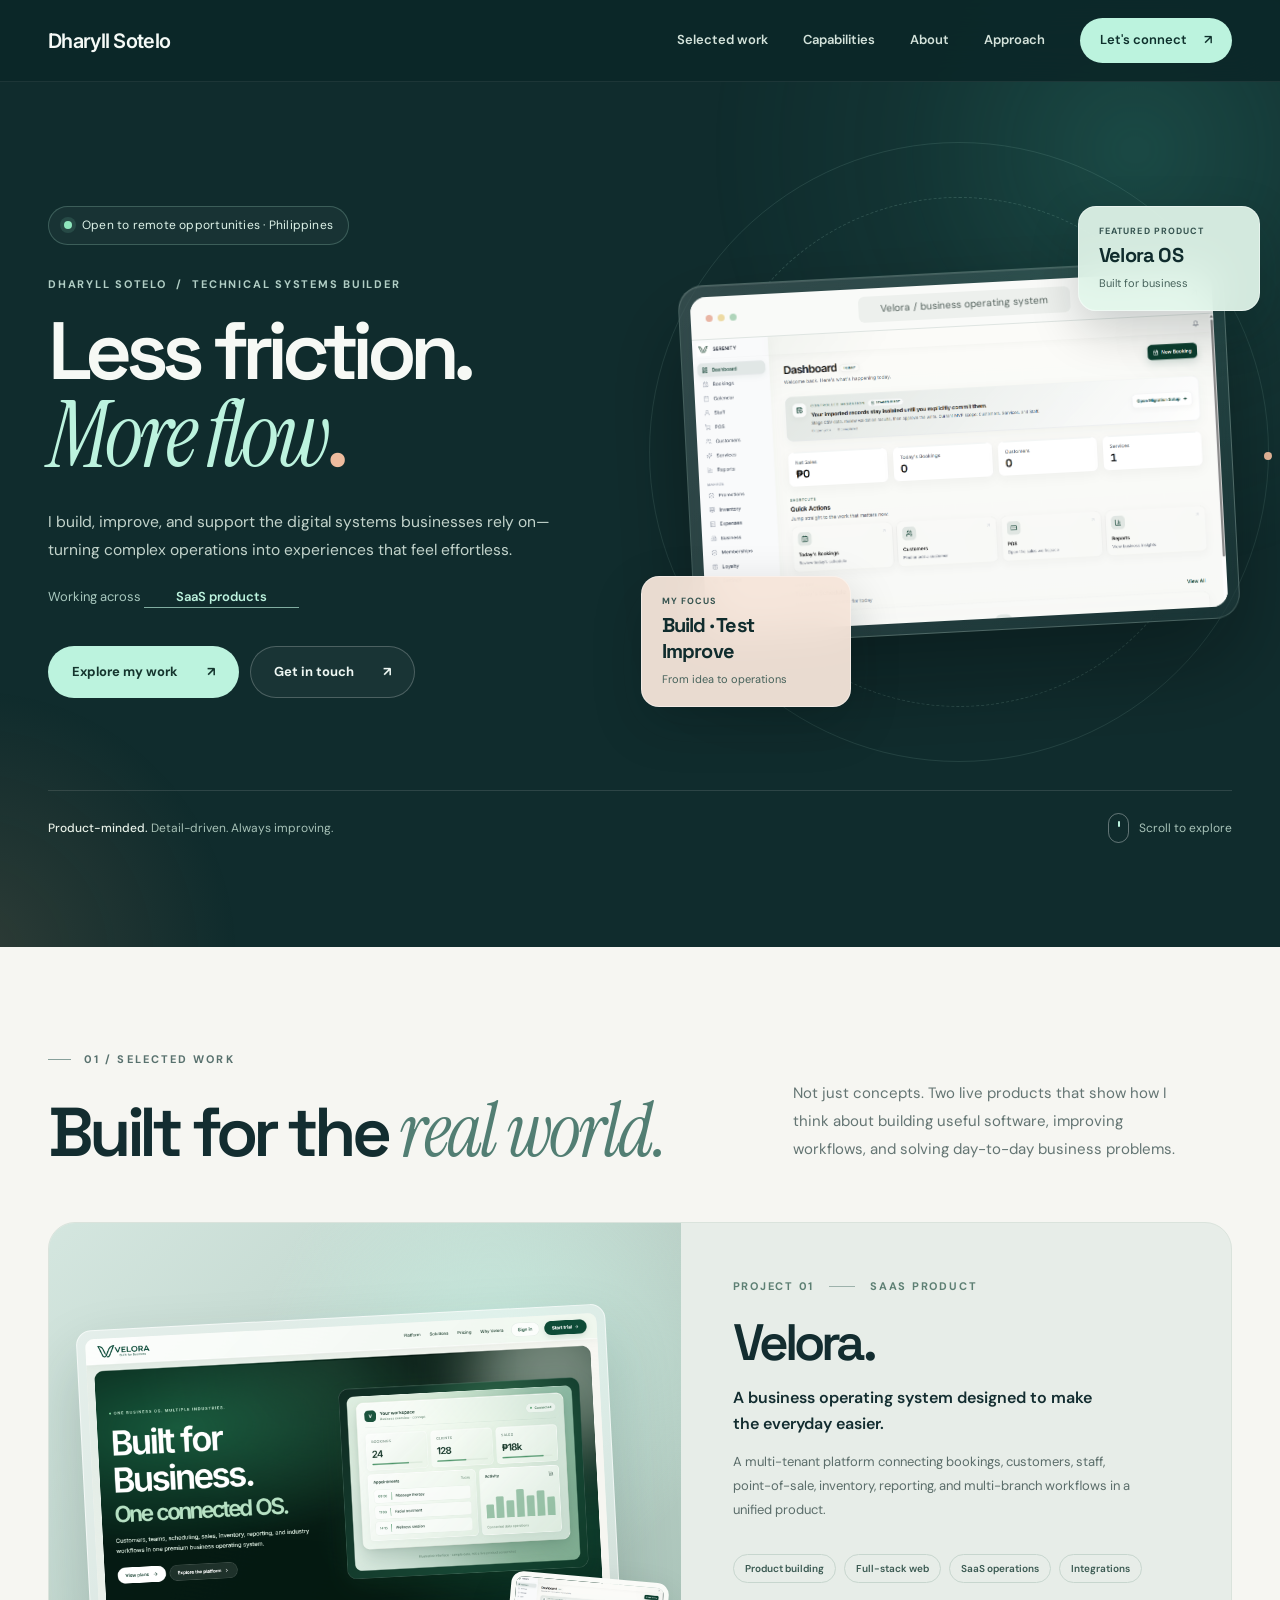
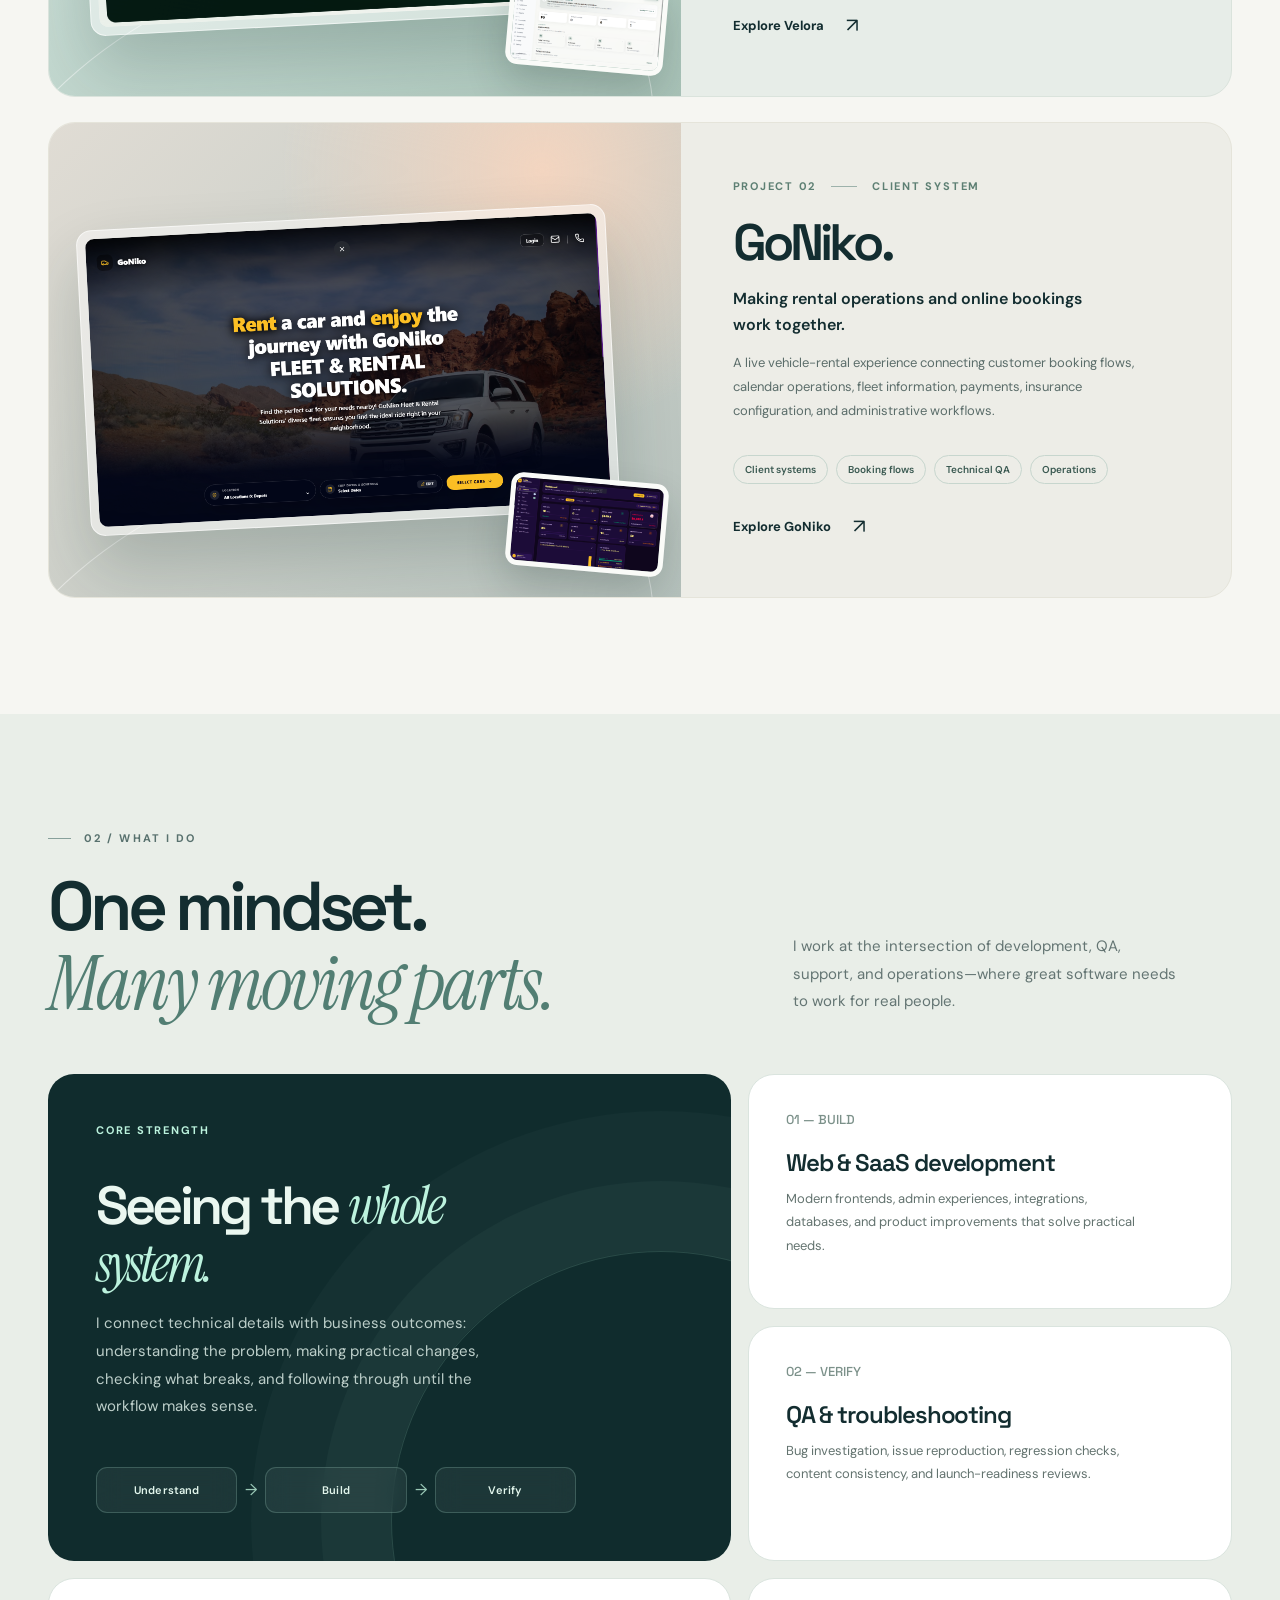
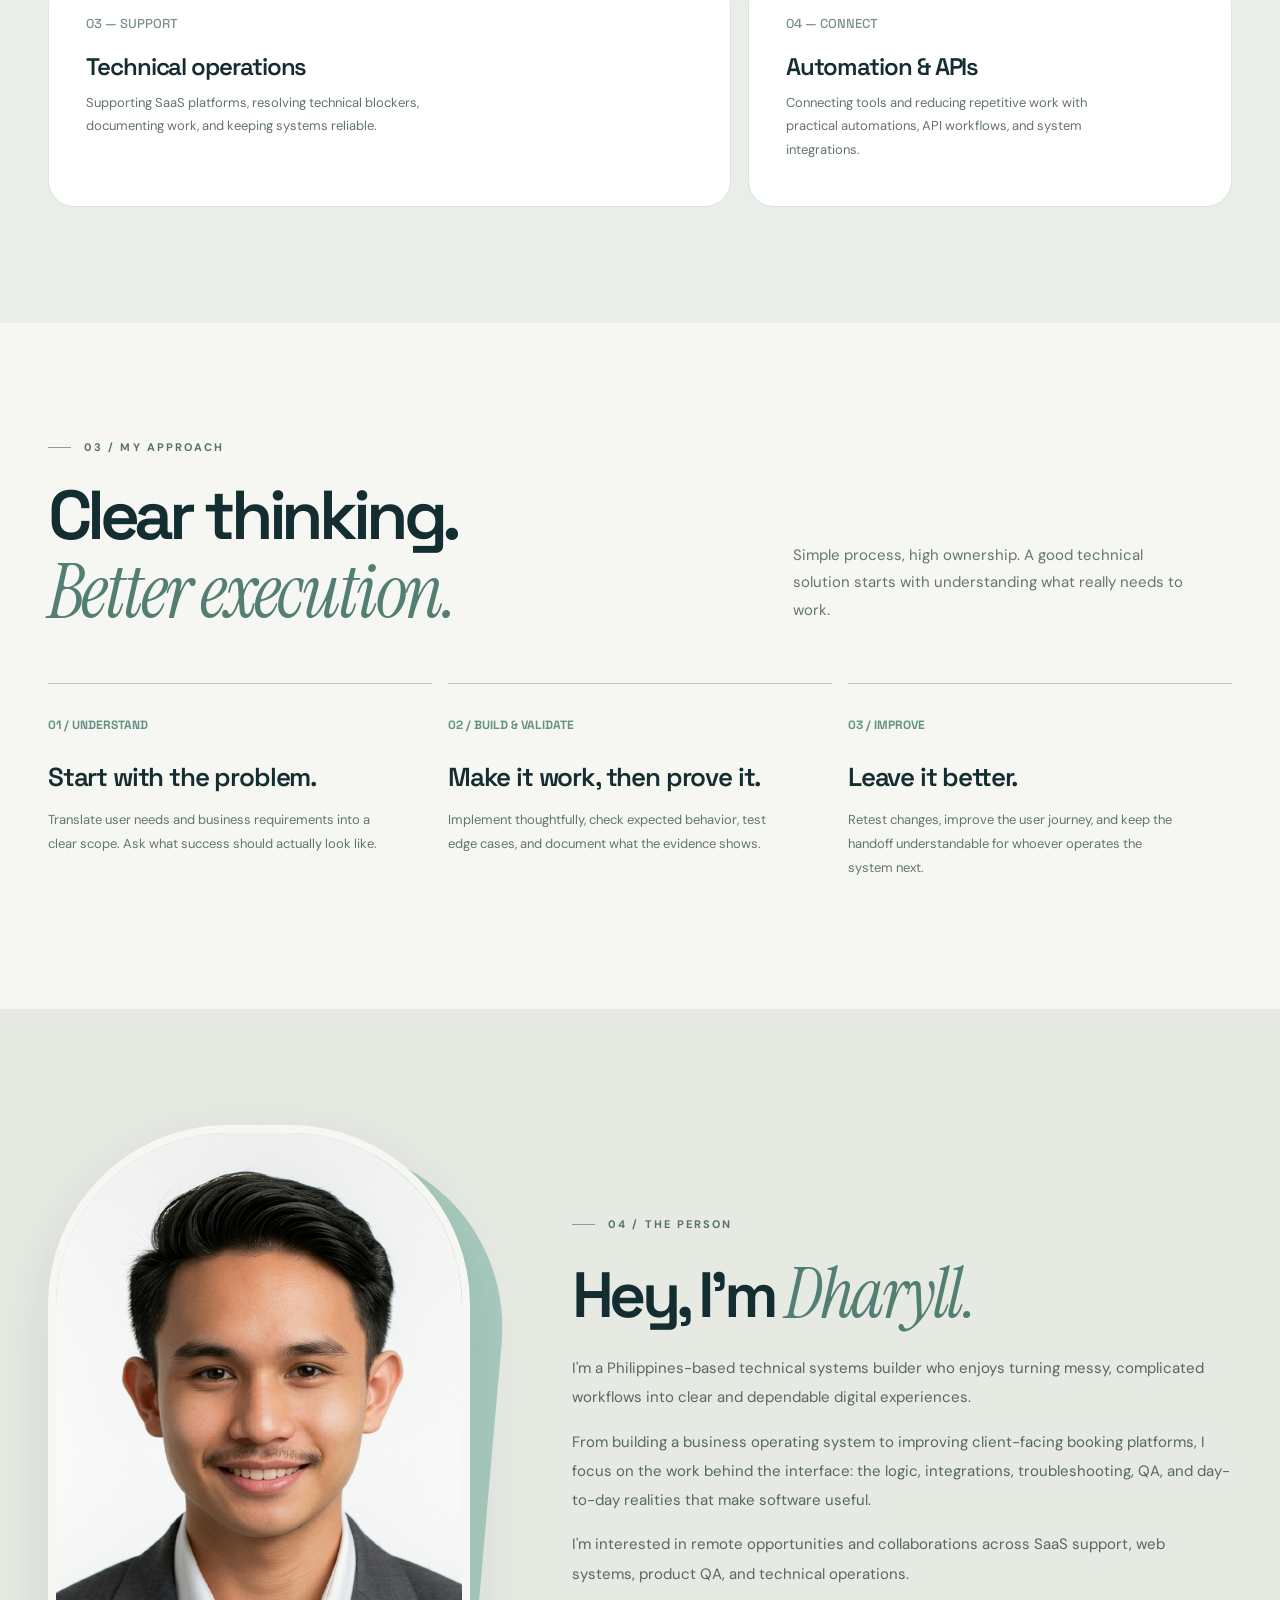
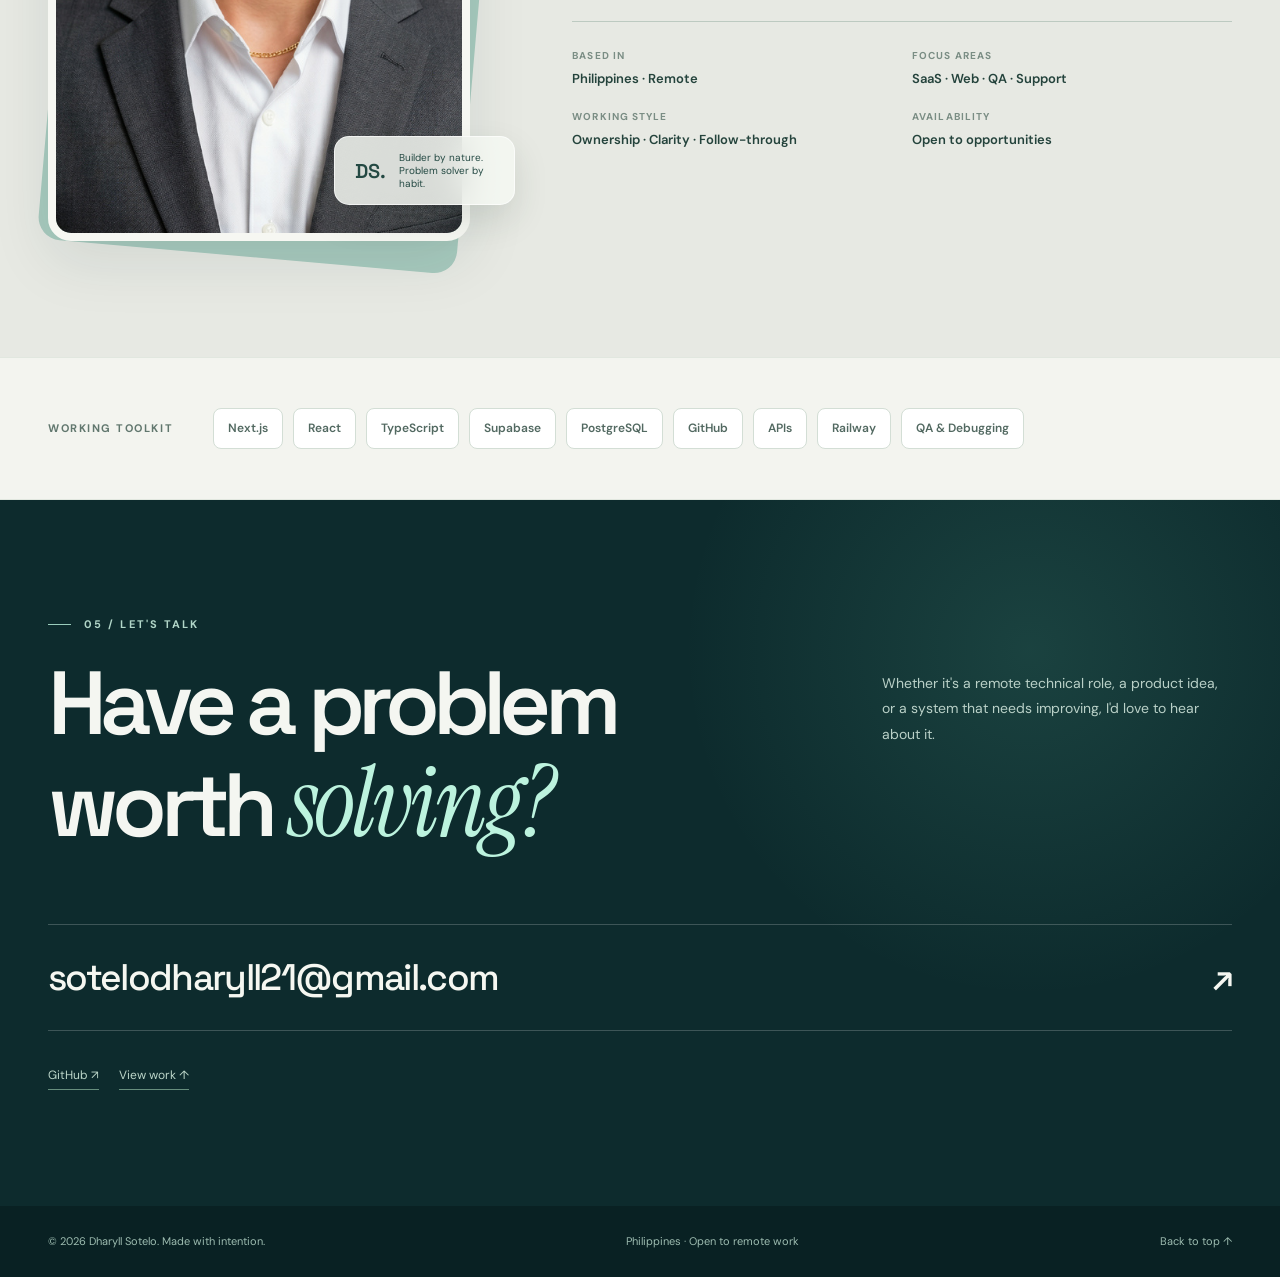
<file: preview-v2/index.html>
<!doctype html>
<html lang="en">
<head>
  <meta charset="utf-8">
  <meta name="viewport" content="width=device-width, initial-scale=1">
  <meta name="color-scheme" content="light dark">
  <meta name="theme-color" content="#102c2d">
  <meta name="description" content="Dharyll Sotelo — technical systems builder specializing in SaaS products, web development, product QA, automations, and technical operations.">
  <meta property="og:title" content="Dharyll Sotelo — Technical Systems & Product Builder">
  <meta property="og:description" content="Thoughtful systems. Smoother operations. Explore selected products and technical work.">
  <meta property="og:type" content="website">
  <title>Dharyll Sotelo — Technical Systems & Product Builder</title>
  <link rel="preconnect" href="https://fonts.googleapis.com">
  <link rel="preconnect" href="https://fonts.gstatic.com" crossorigin>
  <link href="https://fonts.googleapis.com/css2?family=DM+Sans:wght@400;500;600;700&family=Inter:wght@400;500;600;700&family=Space+Grotesk:wght@400;500;600;700&family=Instrument+Serif:ital@0;1&display=swap" rel="stylesheet">
  <style>
    :root{--ink:#132d30;--deep:#102c2d;--deep2:#071a1c;--paper:#f6f6f2;--cream:#ecefe9;--muted:#617172;--mint:#bcf3de;--mint-bright:#b3ffd7;--peach:#eebc9e;--hair:rgba(19,45,48,.13);--ease:cubic-bezier(.22,1,.36,1)}
    *,*::before,*::after{box-sizing:border-box}
    html{scroll-behavior:smooth;scroll-padding-top:92px}
    body{margin:0;background:var(--paper);color:var(--ink);font-family:"DM Sans",Arial,sans-serif;line-height:1.55;-webkit-font-smoothing:antialiased;overflow-x:hidden}
    a{color:inherit;text-decoration:none}button{font:inherit}img{max-width:100%;display:block}::selection{background:#a0e9cf;color:#092a24}
    :focus-visible{outline:3px solid #faad83;outline-offset:4px}
    .skip{position:absolute;left:12px;top:-90px;z-index:500;padding:12px 17px;color:#102c2d;background:#fff;border-radius:12px}.skip:focus{top:12px}
    .container{width:min(1320px,calc(100% - 96px));margin-inline:auto}
    .top-region{position:relative;background:var(--deep);color:#f6f9f5;overflow:hidden}
    .top-region::before{content:"";position:absolute;width:860px;height:860px;right:-285px;top:-280px;background:radial-gradient(circle,rgba(65,179,155,.22),rgba(65,179,155,.06) 39%,transparent 70%);pointer-events:none;filter:blur(6px);animation:ambient 15s ease-in-out infinite alternate}
    .top-region::after{content:"";position:absolute;width:560px;height:560px;left:-310px;bottom:-290px;background:radial-gradient(circle,rgba(229,158,111,.14),transparent 68%);pointer-events:none}
    @keyframes ambient{to{transform:translate(-60px,60px) scale(1.07)}}
    .nav-wrap{position:sticky;top:0;z-index:100;color:#f7fbf8;background:rgba(11,39,40,.91);border-bottom:1px solid rgba(255,255,255,.075);backdrop-filter:blur(20px);-webkit-backdrop-filter:blur(20px);transition:box-shadow .3s}
    .nav-wrap.scrolled{box-shadow:0 10px 24px rgba(0,0,0,.16)}
    .nav{min-height:81px;display:flex;align-items:center;justify-content:space-between;gap:20px;position:relative}
    .brand{display:inline-flex;align-items:center;white-space:nowrap;font-family:"Inter",Arial,sans-serif;font-weight:600;font-size:20px;letter-spacing:-.035em;line-height:1.2;color:#f5faf7;transition:color .2s ease}
    .brand:hover{color:var(--mint)}
    .nav-links{display:flex;align-items:center;gap:35px;font-size:13px;color:#d4e3db;font-weight:600}
    .nav-links a:not(.nav-cta){transition:color .2s}.nav-links a:not(.nav-cta):hover{color:var(--mint)}
    .nav-cta{display:inline-flex;align-items:center;gap:17px;padding:12px 20px;background:var(--mint);border-radius:100px;color:#0e302c!important;transition:background .25s,transform .25s}.nav-cta:hover{background:#d6ffe9;transform:translateY(-2px)}
    .nav-toggle{display:none;align-items:center;gap:9px;border:1px solid rgba(255,255,255,.2);background:rgba(255,255,255,.055);border-radius:999px;padding:9px 15px;color:#fff;cursor:pointer}
    .hero{position:relative;padding:115px 0 104px;isolation:isolate}
    .hero-grid{display:grid;grid-template-columns:minmax(0,1.03fr) minmax(0,.97fr);gap:clamp(30px,4.5vw,84px);align-items:center}
    .availability{display:inline-flex;align-items:center;gap:10px;padding:9px 15px;border:1px solid rgba(188,243,222,.22);border-radius:100px;color:#def3e9;font-size:12px;letter-spacing:.018em;background:rgba(255,255,255,.035)}
    .availability i{height:8px;width:8px;border-radius:100%;background:#8fe7bd;box-shadow:0 0 0 4px rgba(143,231,189,.13);animation:ping 2.5s ease-in-out infinite}
    @keyframes ping{50%{box-shadow:0 0 0 8px rgba(143,231,189,0)}}
    .micro{font-size:11px;letter-spacing:.16em;text-transform:uppercase;font-weight:700}
    .hero .micro{color:#b1cec5;margin:31px 0 19px}
    h1,h2,h3,p{margin-top:0}
    .hero h1{font-family:"Space Grotesk",sans-serif;font-size:clamp(61px,6.35vw,108px);line-height:.98;letter-spacing:-.082em;font-weight:600;max-width:800px;margin:0}
    .hero h1 .line{display:block}
    .hero h1 em{font-family:"Instrument Serif",serif;font-weight:400;letter-spacing:-.045em;color:var(--mint);font-size:1.12em}
    .hero h1 .dot{color:var(--peach)}
    .hero .lead{max-width:545px;color:#c2d3cb;font-size:clamp(15px,1.22vw,18px);line-height:1.8;margin:27px 0 23px}
    .role-line{color:#a8c8be;min-height:26px;font-size:13px;margin-bottom:33px}
    .role-line strong{font-weight:600;color:var(--mint);display:inline-block;border-bottom:1px solid rgba(188,243,222,.65);min-width:155px;text-align:center;transition:opacity .3s,transform .3s}
    .role-line strong.is-changing{opacity:0;transform:translateY(8px)}
    .buttons{display:flex;align-items:center;gap:11px;flex-wrap:wrap}
    .btn{display:inline-flex;align-items:center;justify-content:center;gap:29px;min-height:52px;padding:0 23px;border:1px solid transparent;border-radius:100px;font-size:13px;font-weight:700;transition:background .25s,transform .25s,border-color .25s}.btn:hover{transform:translateY(-3px)}
    .btn-mint{color:#15352e;background:var(--mint)}.btn-mint:hover{background:#d9ffe9}
    .btn-outline{border-color:rgba(255,255,255,.22);background:rgba(255,255,255,.04);color:#eef7f3}.btn-outline:hover{background:rgba(255,255,255,.09);border-color:rgba(255,255,255,.4)}
    .hero-visual{position:relative;min-height:510px;display:flex;align-items:center;justify-content:center}
    .orbit{width:620px;height:620px;border:1px solid rgba(188,243,222,.11);border-radius:50%;position:absolute;left:50%;top:50%;transform:translate(-50%,-50%);pointer-events:none}
    .orbit::before{content:"";position:absolute;inset:54px;border:1px dashed rgba(188,243,222,.17);border-radius:50%;animation:spin 70s linear infinite}
    .orbit::after{content:"";position:absolute;top:50%;right:-4px;width:8px;height:8px;border-radius:50%;background:var(--peach)}
    @keyframes spin{to{transform:rotate(360deg)}}
    .visual-frame{position:relative;z-index:3;width:100%;max-width:620px;padding:11px;border:1px solid rgba(229,251,240,.19);border-radius:25px;background:linear-gradient(135deg,rgba(255,255,255,.14),rgba(255,255,255,.03));box-shadow:0 42px 90px rgba(0,5,5,.35),inset 0 1px rgba(255,255,255,.1);backdrop-filter:blur(20px);-webkit-backdrop-filter:blur(20px);transform:rotate(-3deg);transition:transform .65s var(--ease)}
    .visual-frame:hover{transform:rotate(0deg) translateY(-5px)}
    .browser-window{border-radius:16px;overflow:hidden;background:#e9efee}
    .browser-top{display:flex;justify-content:space-between;align-items:center;height:43px;padding:0 15px;background:#f9faf8;color:#53615c;font-size:10px;border-bottom:1px solid #dee4e1;gap:8px}
    .traffic{display:inline-flex;gap:5px}.traffic b{width:7px;height:7px;background:#d8dcd9;border-radius:50%}.traffic b:first-child{background:#e9b5a4}.traffic b:nth-child(2){background:#eddaa3}.traffic b:nth-child(3){background:#afd4ba}
    .browser-url{white-space:nowrap;text-overflow:ellipsis;overflow:hidden;padding:5px 22px;border-radius:6px;background:#edf0ed}
    .window-image{display:block;width:100%;height:auto;aspect-ratio:auto;object-fit:contain;object-position:center;background:linear-gradient(130deg,#f1f3ef,#d7e5db)}
    .floating-ticket{position:absolute;z-index:6;padding:18px 20px;border:1px solid rgba(255,255,255,.42);border-radius:18px;background:rgba(226,247,235,.93);color:var(--deep);box-shadow:0 18px 50px rgba(0,20,19,.2);backdrop-filter:blur(20px);-webkit-backdrop-filter:blur(20px);animation:float 6s ease-in-out infinite}
    .ticket-one{top:9px;right:-28px;width:182px}.ticket-two{bottom:0;left:-45px;width:210px;background:rgba(246,229,218,.95);animation-delay:-3s}
    .floating-ticket span{display:block;color:#365450;font-size:9px;font-weight:700;letter-spacing:.12em;text-transform:uppercase;margin-bottom:5px}.floating-ticket strong{font-family:"Space Grotesk",sans-serif;font-size:20px;line-height:1.1;letter-spacing:-.04em}.floating-ticket small{display:block;margin-top:5px;font-size:11px;color:#46625b}
    @keyframes float{50%{transform:translateY(-10px)}}
    .hero-foot{display:flex;gap:24px;justify-content:space-between;align-items:center;border-top:1px solid rgba(255,255,255,.12);margin-top:83px;padding-top:22px;color:#a7c2b8;font-size:12px;position:relative;z-index:4}
    .hero-foot strong{color:#e8f5ee;font-weight:500}.hero-foot .scroll-hint{display:flex;align-items:center;gap:10px}
    .scroll-hint i{height:30px;width:21px;border:1px solid rgba(255,255,255,.35);border-radius:18px;position:relative}.scroll-hint i::after{content:"";position:absolute;left:9px;top:7px;width:2px;height:6px;background:var(--mint);border-radius:1px;animation:scrollhint 2s infinite}@keyframes scrollhint{to{transform:translateY(9px);opacity:0}}
    /* Deliberately no ticker: the hero leads directly into selected work. */
    .section{padding:116px 0}#work{padding-top:104px}.section-kicker{display:flex;align-items:center;gap:13px;font-size:11px;font-weight:700;letter-spacing:.19em;text-transform:uppercase;color:#58716e;margin:0 0 23px}.section-kicker::before{content:"";width:23px;height:1px;background:#87a09b}
    .section-top{display:grid;grid-template-columns:1.1fr .7fr;align-items:end;gap:55px;margin-bottom:50px}
    .section h2{font-family:"Space Grotesk";font-size:clamp(48px,5.4vw,84px);line-height:1.06;font-weight:600;letter-spacing:-.075em;margin:0}
    .section h2 em{font-family:"Instrument Serif";letter-spacing:-.035em;font-size:1.1em;font-weight:400;color:#527e73}
    .section-desc{color:#647573;font-size:15px;line-height:1.85;max-width:390px;margin:0 0 8px}
    .projects{display:grid;gap:25px}
    .project{display:grid;grid-template-columns:1.07fr .93fr;min-height:455px;border-radius:27px;overflow:hidden;background:#e7ede8;border:1px solid #dae3dc}
    .project.alt{background:#edede7;border-color:#e5e4da}
    .project-visual{position:relative;min-width:0;min-height:455px;display:grid;place-items:center;padding:34px;overflow:hidden;background:radial-gradient(circle at 70% 30%,#c7eade,transparent 42%),linear-gradient(135deg,#d4e6df,#a9c3b8)}
    .project.alt .project-visual{background:radial-gradient(circle at 78% 10%,#f3d5c0,transparent 40%),linear-gradient(135deg,#e0dcd4,#b6c2bd)}
    .project-visual::after{content:"";position:absolute;inset:auto -100px -320px;width:720px;height:450px;border:1px solid rgba(255,255,255,.47);border-radius:50%;transform:rotate(-22deg);pointer-events:none}
    .project-image{width:100%;max-width:530px;min-width:0;justify-self:start;position:relative;z-index:2;border-radius:15px;padding:8px;background:rgba(255,255,255,.45);border:1px solid rgba(255,255,255,.6);box-shadow:0 32px 65px rgba(15,44,39,.2);transform:translateY(10px) rotate(-3deg);transition:transform .7s var(--ease)}
    .project:hover .project-image{transform:translateY(0) rotate(0)}
    .project-image img{display:block;border-radius:9px;width:100%;height:auto;max-width:100%;aspect-ratio:auto;object-fit:contain;object-position:center;background:#f3f5f1}
    .project-mini{position:absolute;z-index:3;width:25%;max-width:168px;right:15px;bottom:26px;overflow:hidden;border:5px solid #fafbf8;border-radius:12px;box-shadow:0 20px 40px rgba(20,40,36,.2);transform:rotate(5deg);transition:transform .6s var(--ease)}.project:hover .project-mini{transform:rotate(1deg) translateY(-6px)}
    .project-mini img{display:block;width:100%;height:auto;max-width:100%;aspect-ratio:auto;object-fit:contain;object-position:center}
    .project-content{padding:55px clamp(32px,4vw,72px);display:flex;flex-direction:column;justify-content:center}
    .project-index{font-size:11px;letter-spacing:.16em;text-transform:uppercase;font-weight:700;color:#5d7f73;display:flex;align-items:center;gap:15px}.project-index span{display:inline-block;width:26px;height:1px;background:#9db2ab}
    .project-content h3{font-family:"Space Grotesk";font-size:clamp(44px,4vw,65px);letter-spacing:-.075em;line-height:1.1;margin:20px 0 14px;font-weight:600}
    .project-content .project-intro{font-size:16px;font-weight:600;max-width:380px;line-height:1.65;margin-bottom:12px}
    .project-content p:not(.project-intro){color:#5b6d6a;line-height:1.85;font-size:13px;max-width:410px}
    .pills{display:flex;flex-wrap:wrap;gap:8px;margin:19px 0 27px}.pills span{display:inline-block;border:1px solid #c7d6ce;padding:6px 11px;border-radius:50px;font-size:10px;font-weight:600;color:#3a5951}
    .text-link{font-weight:700;font-size:13px;display:inline-flex;align-items:center;gap:22px;width:max-content;transition:gap .25s}.text-link:hover{gap:30px}.text-link b{font-size:20px;font-weight:400}
    .capabilities{background:#e9eee8}
    .cap-grid{display:grid;grid-template-columns:1.17fr .83fr;gap:17px}
    .cap-feature{grid-row:span 2;padding:48px;border-radius:26px;background:var(--deep);color:#eaf7f0;position:relative;isolation:isolate;overflow:hidden;min-height:480px;display:flex;flex-direction:column;align-items:flex-start}
    .cap-feature::before{content:"";position:absolute;width:540px;height:540px;border:1px solid rgba(188,243,222,.15);border-radius:50%;right:-200px;bottom:-230px;box-shadow:0 0 0 70px rgba(188,243,222,.035),0 0 0 140px rgba(188,243,222,.025)}
    .cap-feature .badge-soft{color:var(--mint);border-color:rgba(188,243,222,.3)}
    .cap-feature h3{font:600 clamp(42px,4.2vw,66px)/1.06 "Space Grotesk",sans-serif;letter-spacing:-.07em;max-width:460px;margin:38px 0 17px}
    .cap-feature h3 em{font-family:"Instrument Serif";font-weight:400;color:var(--mint)}
    .cap-feature p{max-width:420px;color:#bdcfca;font-size:15px;line-height:1.85}
    .cap-feature>*{position:relative;z-index:1}
    .cap-flow{display:flex;align-items:center;width:100%;max-width:480px;gap:8px;margin-top:auto;padding-top:31px}
    .cap-flow span{flex:1;min-width:0;display:flex;justify-content:center;align-items:center;min-height:46px;padding:10px 8px;border:1px solid rgba(188,243,222,.2);border-radius:11px;background:rgba(255,255,255,.055);color:#e3f6ed;backdrop-filter:blur(12px);-webkit-backdrop-filter:blur(12px);font-size:11px;font-weight:600;letter-spacing:.01em}
    .cap-flow i{flex:none;font-style:normal;font-size:16px;color:#9ac9b7;line-height:1}
    .cap-card{background:#fff;border:1px solid #dae4de;padding:36px 37px;min-height:229px;border-radius:26px;transition:transform .3s var(--ease),box-shadow .3s}
    .cap-card:hover{transform:translateY(-4px);box-shadow:0 20px 40px rgba(33,65,53,.06)}
    .cap-card .cap-num{font:500 13px "Space Grotesk";color:#7c918a;display:block;margin-bottom:21px}
    .cap-card h3{font:600 24px/1.2 "Space Grotesk";letter-spacing:-.045em;margin:0 0 9px}
    .cap-card p{color:#63736f;font-size:13px;line-height:1.8;max-width:350px;margin:0}
    .approach{background:var(--paper)}.approach-grid{display:grid;grid-template-columns:1fr 1fr 1fr;gap:16px}
    .approach-card{border-top:1px solid #b7c6c0;padding:28px 20px 0 0}
    .approach-card small{font:700 12px "Space Grotesk";color:#659286}
    .approach-card h3{font:600 26px "Space Grotesk";letter-spacing:-.045em;margin:23px 0 14px}
    .approach-card p{font-size:13px;color:#637572;line-height:1.85;max-width:330px}
    .about{background:#e7e9e3}
    .about-grid{display:grid;grid-template-columns:.78fr 1.22fr;gap:clamp(50px,8vw,144px);align-items:center}
    .portrait-block{position:relative;max-width:425px;margin:auto}
    .portrait-back{position:absolute;inset:19px -17px -17px 19px;background:#a8cabe;border-radius:180px 180px 23px 23px;transform:rotate(5deg)}
    .portrait-photo{position:relative;z-index:2;overflow:hidden;border:8px solid #f6f7f2;border-radius:180px 180px 23px 23px;box-shadow:0 20px 60px rgba(23,53,45,.1)}
    .portrait-photo img{width:100%;aspect-ratio:4/4.5;object-fit:cover;object-position:center 25%;background:linear-gradient(145deg,#cbd8ca,#b8c9c1)}
    .portrait-tag{position:absolute;z-index:3;right:-45px;bottom:36px;border:1px solid rgba(255,255,255,.66);border-radius:15px;display:flex;align-items:center;gap:13px;padding:14px 20px;background:rgba(246,249,243,.84);backdrop-filter:blur(18px);color:#244943;box-shadow:0 15px 34px rgba(35,60,50,.13)}
    .portrait-tag b{font:600 20px "Space Grotesk"}.portrait-tag span{font-size:10px;max-width:95px;line-height:1.3}
    .about-copy h2{font-size:clamp(43px,5vw,77px);margin-bottom:24px}
    .about-copy>p:not(.section-kicker){font-size:15px;color:#556963;line-height:1.95;max-width:680px}
    .facts{display:grid;grid-template-columns:1fr 1fr;gap:19px 20px;margin-top:32px;padding-top:26px;border-top:1px solid #bdcac1}
    .facts div{display:grid;gap:6px}.facts small{font-size:10px;text-transform:uppercase;letter-spacing:.11em;color:#7a8d84;font-weight:700}.facts strong{font-size:13px;font-weight:600;color:#24433c}
    .toolkit{padding:50px 0;background:#f3f4ef;border-top:1px solid #e1e7df;border-bottom:1px solid #e1e7df}
    .toolkit-inner{display:flex;align-items:center;gap:40px}.toolkit label{font-size:11px;letter-spacing:.14em;text-transform:uppercase;white-space:nowrap;font-weight:700;color:#61776e}.toolkit-items{display:flex;flex-wrap:wrap;gap:10px}.toolkit-items span{padding:10px 14px;border:1px solid #d3ded5;border-radius:8px;font-size:12px;font-weight:600;color:#526961;background:#fff}
    .contact{position:relative;background:#0d2b2d;color:#f5f7f1;overflow:hidden}.contact::before{content:"";position:absolute;right:-100px;top:-200px;width:700px;height:700px;border-radius:50%;background:radial-gradient(circle,rgba(116,221,189,.13),transparent 70%);pointer-events:none}
    .contact-top{display:flex;align-items:start;justify-content:space-between;gap:30px}
    .contact .section-kicker{color:#b1d6c8}.contact .section-kicker::before{background:#9acdbc}
    .contact h2{font-size:clamp(57px,7vw,106px);max-width:860px;color:#f4f6f1}.contact h2 em{color:var(--mint)}
    .contact p.contact-desc{color:#bad1c8;line-height:1.85;max-width:350px;font-size:14px;margin-top:15px}
    .contact-link{display:flex;justify-content:space-between;align-items:center;gap:20px;margin-top:69px;padding:29px 0;border-top:1px solid rgba(255,255,255,.2);border-bottom:1px solid rgba(255,255,255,.2);font:500 clamp(19px,3vw,37px) "Space Grotesk";letter-spacing:-.045em;transition:color .25s}.contact-link:hover{color:var(--mint)}.contact-link span:last-child{font-size:36px}
    .socials{display:flex;gap:20px;margin-top:35px}.socials a{font-size:12px;color:#bcd6c9;border-bottom:1px solid #668e7d;padding-bottom:4px}.socials a:hover{color:#fff}
    footer{background:#092123;color:#9dbcb0;padding:27px 0}.footer-content{display:flex;justify-content:space-between;align-items:center;gap:25px;font-size:11px}.footer-content a:hover{color:#fff}
    .reveal{opacity:0;transform:translateY(25px);transition:opacity .85s var(--ease),transform .85s var(--ease)}.reveal.in{opacity:1;transform:translateY(0)}
    @media (max-width:1120px){
      .container{width:min(1100px,calc(100% - 70px))}.hero{padding-top:90px}.hero h1{font-size:clamp(61px,6.8vw,85px)}.hero-visual{min-height:440px}.ticket-one{right:-7px}.ticket-two{left:-12px}.project-content{padding:38px}.project-visual{padding:32px}
    }
    @media (max-width:850px){
      .container{width:calc(100% - 48px)}.nav{min-height:72px}.nav-toggle{display:inline-flex}.nav-links{position:absolute;top:74px;left:0;right:0;display:none;flex-direction:column;align-items:stretch;gap:0;border-radius:17px;border:1px solid rgba(255,255,255,.15);background:#173b39;padding:13px;box-shadow:0 20px 40px rgba(0,0,0,.25)}
      .nav-links.open{display:flex}.nav-links a{padding:13px 17px}.nav-cta{margin-top:8px;justify-content:space-between}
      .hero{padding:77px 0 48px}.hero-grid{grid-template-columns:1fr;gap:63px}.hero h1{font-size:clamp(65px,10vw,90px);max-width:680px}.hero-visual{min-height:490px;max-width:670px;margin:auto;width:88%}.hero-foot{margin-top:50px}
      .section{padding:92px 0}#work{padding-top:78px}.section-top{grid-template-columns:1fr;gap:18px;margin-bottom:37px}.section-desc{max-width:560px}.project{grid-template-columns:1fr}.project-visual{min-height:400px;order:0}.project-content{order:1;padding:36px 40px 45px}.cap-grid{grid-template-columns:1fr 1fr}.cap-feature{grid-column:span 2;grid-row:span 1;min-height:380px}.about-grid{grid-template-columns:.75fr 1fr;gap:45px}.portrait-tag{right:-18px}.toolkit-inner{flex-direction:column;align-items:flex-start;gap:15px}.contact-top{flex-direction:column}
    }
    @media (max-width:580px){
      .container{width:calc(100% - 34px)}.brand{font-size:18px;letter-spacing:-.025em}.hero{padding-top:58px}.hero h1{font-size:clamp(55px,14vw,78px)}.hero .lead{font-size:15px;line-height:1.75}.hero .micro{font-size:9px;letter-spacing:.12em}.hero-visual{min-height:345px;width:100%;margin:0}.visual-frame{max-width:420px;transform:rotate(-2deg);padding:7px;border-radius:18px}.browser-top{height:31px;padding:0 8px;font-size:8px}.browser-url{padding:3px 7px}.window-image{aspect-ratio:auto;object-fit:contain}.orbit{width:400px;height:400px}.orbit::before{inset:32px}.floating-ticket{padding:10px 12px;border-radius:12px}.floating-ticket strong{font-size:14px}.floating-ticket small{font-size:9px}.floating-ticket span{font-size:8px}.ticket-one{right:-4px;top:-13px;width:130px}.ticket-two{left:-4px;bottom:-7px;width:150px}.hero-foot{align-items:flex-start;flex-direction:column;gap:14px;margin-top:45px}.section{padding:78px 0}#work{padding-top:62px}.section h2{font-size:clamp(44px,11vw,61px)}.project{border-radius:18px}.project-visual{min-height:0;padding:22px;display:flex;flex-direction:column;gap:15px;align-items:stretch;justify-content:center}.project-image{width:100%;max-width:none;justify-self:auto;transform:none!important;border-radius:12px;padding:5px}.project-image img{border-radius:7px;height:auto;object-fit:contain}.project-mini{position:relative;align-self:flex-end;right:auto;bottom:auto;width:43%;max-width:165px;border-width:3px;transform:none!important}.project-mini img{height:auto;object-fit:contain}.project-content{padding:31px 25px 34px}.project-content h3{font-size:44px}.project-content .project-intro{font-size:15px}.cap-grid{grid-template-columns:1fr}.cap-feature{grid-column:span 1;padding:33px;min-height:365px}.cap-feature h3{font-size:45px}.cap-flow{gap:5px;padding-top:21px}.cap-flow span{padding:8px 4px;min-height:40px;font-size:10px}.cap-flow i{font-size:12px}.cap-card{min-height:auto;padding:29px}.approach-grid{grid-template-columns:1fr;gap:25px}.about-grid{grid-template-columns:1fr;gap:50px}.portrait-block{width:82%;max-width:340px}.portrait-tag{right:-28px;bottom:18px}.about-copy h2{font-size:52px}.facts{grid-template-columns:1fr 1fr}.toolkit{padding:37px 0}.contact h2{font-size:clamp(58px,12vw,79px)}.contact-link{margin-top:39px;align-items:center;word-break:break-word;font-size:clamp(17px,5vw,27px)}.contact-link span:last-child{font-size:25px}.footer-content{flex-direction:column;align-items:flex-start;gap:8px}.btn{flex:1}
    }
    @media (prefers-reduced-motion:reduce){
      html{scroll-behavior:auto}*,*::before,*::after{animation:none!important;transition:none!important}.reveal{opacity:1!important;transform:none!important}.visual-frame{transform:none!important}.project-image,.project-mini{transform:none!important}
    }
  </style>
</head>
<body>
<a class="skip" href="#main">Skip to content</a>
<div class="top-region" id="top">
  <header class="nav-wrap" id="site-nav">
    <div class="container nav">
      <a class="brand" href="#top" aria-label="Dharyll Sotelo — home">Dharyll Sotelo</a>
      <button class="nav-toggle" type="button" aria-label="Toggle navigation" aria-expanded="false" aria-controls="nav-links">Menu <span aria-hidden="true">☰</span></button>
      <nav id="nav-links" class="nav-links" aria-label="Main navigation">
        <a href="#work">Selected work</a><a href="#capabilities">Capabilities</a><a href="#about">About</a><a href="#approach">Approach</a><a class="nav-cta" href="#contact">Let's connect <span aria-hidden="true">↗</span></a>
      </nav>
    </div>
  </header>
  <main id="main">
    <section class="hero" aria-labelledby="hero-title">
      <div class="container">
        <div class="hero-grid">
          <div class="hero-copy">
            <span class="availability reveal"><i aria-hidden="true"></i> Open to remote opportunities · Philippines</span>
            <p class="micro reveal">DHARYLL SOTELO &nbsp;/&nbsp; TECHNICAL SYSTEMS BUILDER</p>
            <h1 id="hero-title" class="reveal"><span class="line">Less friction.</span><span class="line"><em>More flow</em><span class="dot">.</span></span></h1>
            <p class="lead reveal">I build, improve, and support the digital systems businesses rely on—turning complex operations into experiences that feel effortless.</p>
            <p class="role-line reveal">Working across <strong id="role-swap" aria-hidden="true">SaaS products</strong><span class="sr-only" style="position:absolute;width:1px;height:1px;overflow:hidden;clip:rect(0,0,0,0)">SaaS products, web development, product QA, and technical operations</span></p>
            <div class="buttons reveal"><a class="btn btn-mint" href="#work">Explore my work <span aria-hidden="true">↗</span></a><a class="btn btn-outline" href="#contact">Get in touch <span aria-hidden="true">↗</span></a></div>
          </div>
          <div class="hero-visual reveal" aria-label="Preview of the Velora Business OS project">
            <div class="orbit" aria-hidden="true"></div>
            <div class="visual-frame">
              <div class="browser-window">
                <div class="browser-top"><span class="traffic" aria-hidden="true"><b></b><b></b><b></b></span><span class="browser-url">Velora / business operating system</span><span>↗</span></div>
                <img class="window-image" src="../resources/velora-dashboard.png" alt="Velora Business OS dashboard interface" fetchpriority="high" width="1120" height="850">
              </div>
            </div>
            <div class="floating-ticket ticket-one"><span>FEATURED PRODUCT</span><strong>Velora OS</strong><small>Built for business</small></div>
            <div class="floating-ticket ticket-two"><span>MY FOCUS</span><strong>Build · Test<br>Improve</strong><small>From idea to operations</small></div>
          </div>
        </div>
        <div class="hero-foot"><span><strong>Product-minded.</strong> Detail-driven. Always improving.</span><span class="scroll-hint"><i aria-hidden="true"></i> Scroll to explore</span></div>
      </div>
    </section>
  </div>
  <section class="section" id="work">
    <div class="container">
      <div class="section-top reveal"><div><p class="section-kicker">01 / SELECTED WORK</p><h2>Built for the <em>real world.</em></h2></div><p class="section-desc">Not just concepts. Two live products that show how I think about building useful software, improving workflows, and solving day-to-day business problems.</p></div>
      <div class="projects">
        <article class="project reveal" aria-labelledby="velora-title">
          <div class="project-visual">
            <div class="project-image"><img src="../resources/velora-home-live.png" alt="Velora public website screenshot" loading="lazy" width="1600" height="900"></div>
            <div class="project-mini"><img src="../resources/velora-dashboard.png" alt="Velora owner dashboard screenshot" loading="lazy" width="1917" height="1077"></div>
          </div>
          <div class="project-content"><div class="project-index">PROJECT 01 <span></span> SAAS PRODUCT</div><h3 id="velora-title">Velora.</h3><p class="project-intro">A business operating system designed to make the everyday easier.</p><p>A multi-tenant platform connecting bookings, customers, staff, point-of-sale, inventory, reporting, and multi-branch workflows in a unified product.</p><div class="pills"><span>Product building</span><span>Full-stack web</span><span>SaaS operations</span><span>Integrations</span></div><a class="text-link" href="https://myveloraos.com/" target="_blank" rel="noopener noreferrer">Explore Velora <b aria-hidden="true">↗</b></a></div>
        </article>
        <article class="project alt reveal" aria-labelledby="goniko-title">
          <div class="project-visual">
            <div class="project-image"><img src="../resources/goniko-home.png" alt="GoNiko car rental public booking website" loading="lazy" width="1100" height="710"></div>
            <div class="project-mini"><img src="../resources/goniko-admin.png" alt="GoNiko booking administration interface" loading="lazy" width="600" height="450"></div>
          </div>
          <div class="project-content"><div class="project-index">PROJECT 02 <span></span> CLIENT SYSTEM</div><h3 id="goniko-title">GoNiko.</h3><p class="project-intro">Making rental operations and online bookings work together.</p><p>A live vehicle-rental experience connecting customer booking flows, calendar operations, fleet information, payments, insurance configuration, and administrative workflows.</p><div class="pills"><span>Client systems</span><span>Booking flows</span><span>Technical QA</span><span>Operations</span></div><a class="text-link" href="https://www.goniko.org/" target="_blank" rel="noopener noreferrer">Explore GoNiko <b aria-hidden="true">↗</b></a></div>
        </article>
      </div>
    </div>
  </section>
  <section class="section capabilities" id="capabilities">
    <div class="container">
      <div class="section-top reveal"><div><p class="section-kicker">02 / WHAT I DO</p><h2>One mindset.<br><em>Many moving parts.</em></h2></div><p class="section-desc">I work at the intersection of development, QA, support, and operations—where great software needs to work for real people.</p></div>
      <div class="cap-grid">
        <article class="cap-feature reveal"><span class="micro badge-soft">CORE STRENGTH</span><h3>Seeing the <em>whole system.</em></h3><p>I connect technical details with business outcomes: understanding the problem, making practical changes, checking what breaks, and following through until the workflow makes sense.</p><div class="cap-flow" aria-label="My workflow: understand, build, verify"><span>Understand</span><i aria-hidden="true">→</i><span>Build</span><i aria-hidden="true">→</i><span>Verify</span></div></article>
        <article class="cap-card reveal"><span class="cap-num">01 — BUILD</span><h3>Web & SaaS development</h3><p>Modern frontends, admin experiences, integrations, databases, and product improvements that solve practical needs.</p></article>
        <article class="cap-card reveal"><span class="cap-num">02 — VERIFY</span><h3>QA & troubleshooting</h3><p>Bug investigation, issue reproduction, regression checks, content consistency, and launch-readiness reviews.</p></article>
        <article class="cap-card reveal"><span class="cap-num">03 — SUPPORT</span><h3>Technical operations</h3><p>Supporting SaaS platforms, resolving technical blockers, documenting work, and keeping systems reliable.</p></article>
        <article class="cap-card reveal"><span class="cap-num">04 — CONNECT</span><h3>Automation & APIs</h3><p>Connecting tools and reducing repetitive work with practical automations, API workflows, and system integrations.</p></article>
      </div>
    </div>
  </section>
  <section class="section approach" id="approach">
    <div class="container">
      <div class="section-top reveal"><div><p class="section-kicker">03 / MY APPROACH</p><h2>Clear thinking.<br><em>Better execution.</em></h2></div><p class="section-desc">Simple process, high ownership. A good technical solution starts with understanding what really needs to work.</p></div>
      <div class="approach-grid">
        <article class="approach-card reveal"><small>01 / UNDERSTAND</small><h3>Start with the problem.</h3><p>Translate user needs and business requirements into a clear scope. Ask what success should actually look like.</p></article>
        <article class="approach-card reveal"><small>02 / BUILD & VALIDATE</small><h3>Make it work, then prove it.</h3><p>Implement thoughtfully, check expected behavior, test edge cases, and document what the evidence shows.</p></article>
        <article class="approach-card reveal"><small>03 / IMPROVE</small><h3>Leave it better.</h3><p>Retest changes, improve the user journey, and keep the handoff understandable for whoever operates the system next.</p></article>
      </div>
    </div>
  </section>
  <section class="section about" id="about">
    <div class="container about-grid">
      <div class="portrait-block reveal"><div class="portrait-back" aria-hidden="true"></div><div class="portrait-photo"><img src="../resources/profile-picture.png" alt="Portrait of Dharyll Sotelo" loading="lazy" width="600" height="700"></div><div class="portrait-tag"><b>DS.</b><span>Builder by nature.<br>Problem solver by habit.</span></div></div>
      <div class="about-copy reveal"><p class="section-kicker">04 / THE PERSON</p><h2>Hey, I'm <em>Dharyll.</em></h2><p>I'm a Philippines-based technical systems builder who enjoys turning messy, complicated workflows into clear and dependable digital experiences.</p><p>From building a business operating system to improving client-facing booking platforms, I focus on the work behind the interface: the logic, integrations, troubleshooting, QA, and day-to-day realities that make software useful.</p><p>I'm interested in remote opportunities and collaborations across SaaS support, web systems, product QA, and technical operations.</p><div class="facts"><div><small>Based in</small><strong>Philippines · Remote</strong></div><div><small>Focus areas</small><strong>SaaS · Web · QA · Support</strong></div><div><small>Working style</small><strong>Ownership · Clarity · Follow-through</strong></div><div><small>Availability</small><strong>Open to opportunities</strong></div></div></div>
    </div>
  </section>
  <aside class="toolkit" aria-label="Tools and technologies"><div class="container toolkit-inner"><label>WORKING TOOLKIT</label><div class="toolkit-items"><span>Next.js</span><span>React</span><span>TypeScript</span><span>Supabase</span><span>PostgreSQL</span><span>GitHub</span><span>APIs</span><span>Railway</span><span>QA & Debugging</span></div></div></aside>
  <section class="section contact" id="contact">
    <div class="container">
      <p class="section-kicker reveal">05 / LET'S TALK</p>
      <div class="contact-top"><h2 class="reveal">Have a problem<br>worth <em>solving?</em></h2><p class="contact-desc reveal">Whether it's a remote technical role, a product idea, or a system that needs improving, I'd love to hear about it.</p></div>
      <a class="contact-link reveal" href="mailto:sotelodharyll21@gmail.com"><span>sotelodharyll21@gmail.com</span><span aria-hidden="true">↗</span></a>
      <div class="socials reveal"><a href="https://github.com/SoteloDharyll" target="_blank" rel="noopener noreferrer">GitHub ↗</a><a href="#work">View work ↑</a></div>
    </div>
  </section>
  </main>
  <footer><div class="container footer-content"><span>© <span id="year">2026</span> Dharyll Sotelo. Made with intention.</span><span>Philippines · Open to remote work</span><a href="#top">Back to top ↑</a></div></footer>
  <script>
  (function(){
    "use strict";
    var nav=document.getElementById("site-nav");
    var toggle=document.querySelector(".nav-toggle");
    var menu=document.getElementById("nav-links");
    function closeNav(){menu.classList.remove("open");toggle.setAttribute("aria-expanded","false");}
    toggle.addEventListener("click",function(){var opened=menu.classList.toggle("open");toggle.setAttribute("aria-expanded",String(opened));});
    menu.querySelectorAll("a").forEach(function(a){a.addEventListener("click",closeNav);});
    document.addEventListener("keydown",function(e){if(e.key==="Escape"){closeNav();}});
    document.addEventListener("click",function(e){if(!nav.contains(e.target))closeNav();});
    window.addEventListener("scroll",function(){nav.classList.toggle("scrolled",window.scrollY>16);},{passive:true});
    document.getElementById("year").textContent=String(new Date().getFullYear());
    var reduced=window.matchMedia("(prefers-reduced-motion: reduce)").matches;
    var items=document.querySelectorAll(".reveal");
    if(reduced||!("IntersectionObserver" in window)){items.forEach(function(el){el.classList.add("in");});}
    else{var io=new IntersectionObserver(function(entries){entries.forEach(function(e){if(e.isIntersecting){e.target.classList.add("in");io.unobserve(e.target);}});},{rootMargin:"0px 0px -40px 0px",threshold:.04});items.forEach(function(el){io.observe(el);});}
    var sw=document.getElementById("role-swap");
    var words=["SaaS products","web development","product QA","technical support"];
    var n=0;
    if(!reduced&&sw){window.setInterval(function(){sw.classList.add("is-changing");window.setTimeout(function(){n=(n+1)%words.length;sw.textContent=words[n];sw.classList.remove("is-changing");},310);},3000);}
  }());
  </script>
</body>
</html>
</file>
